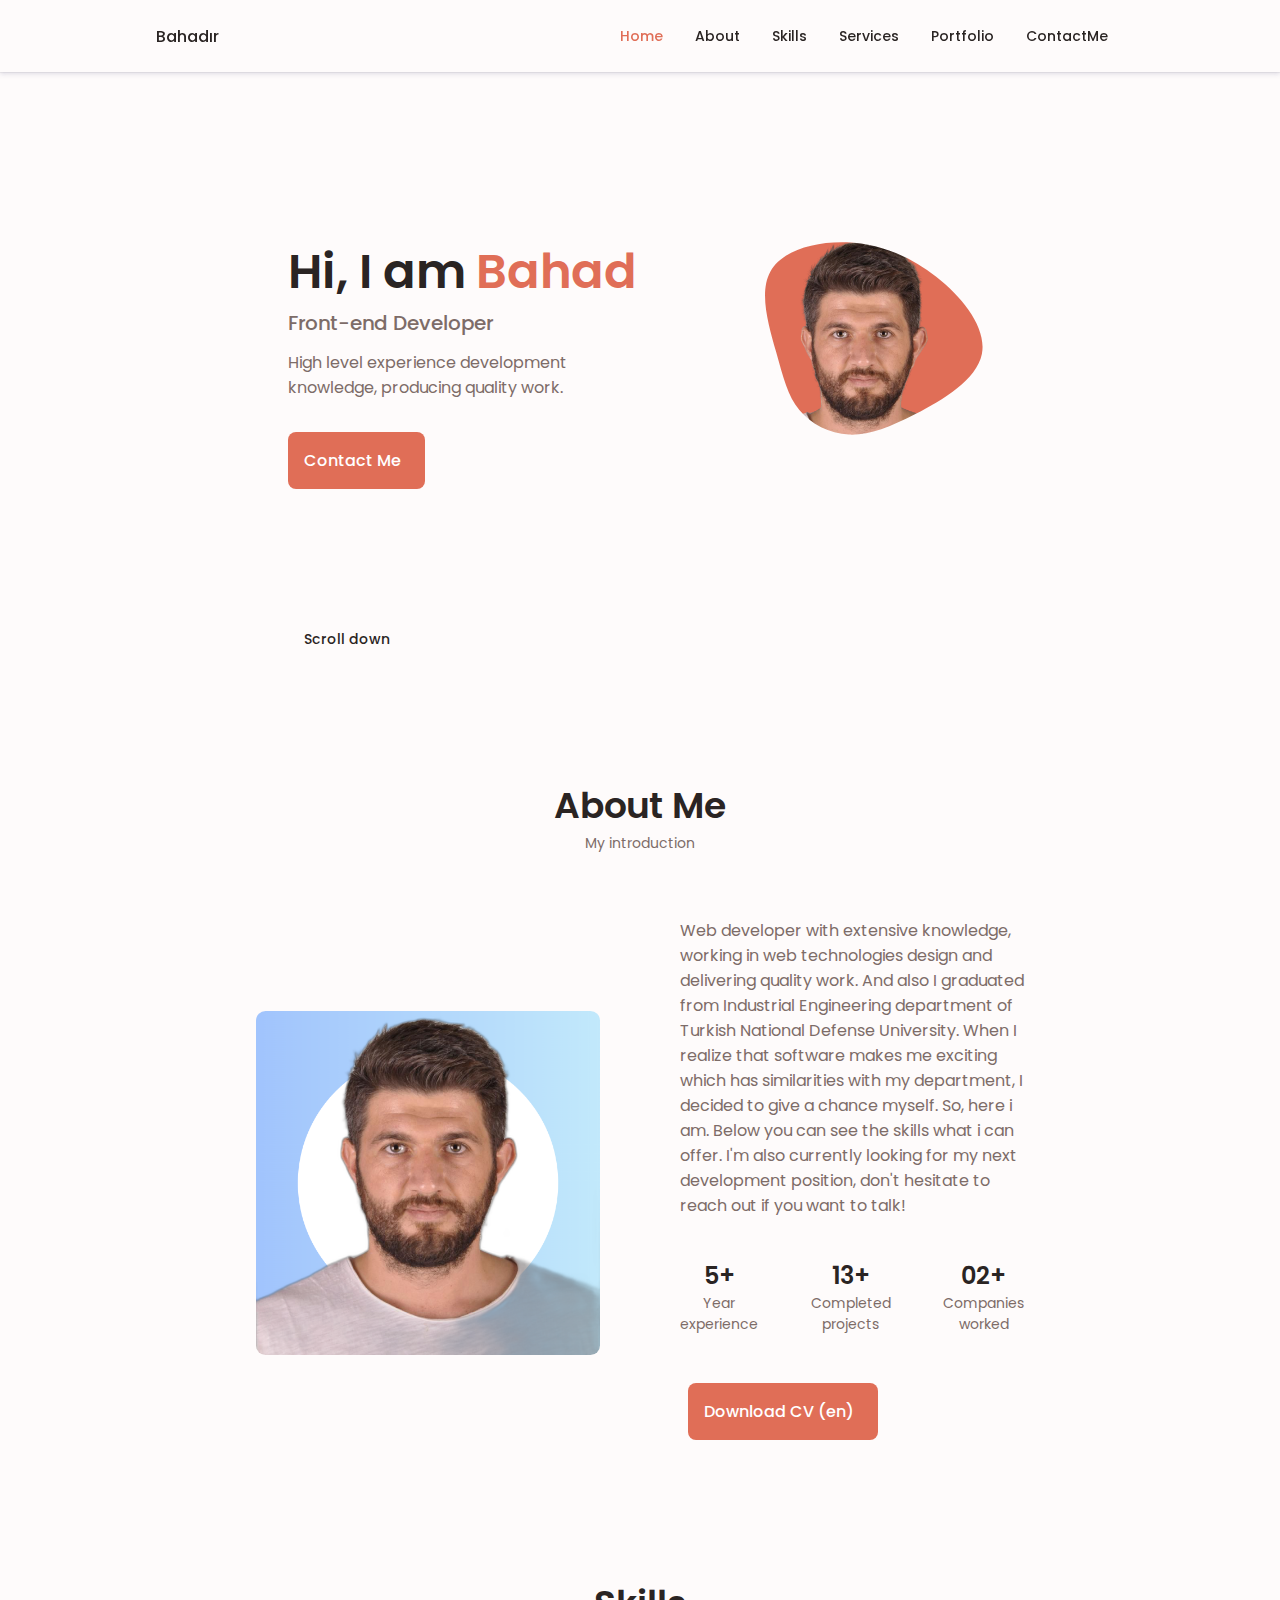
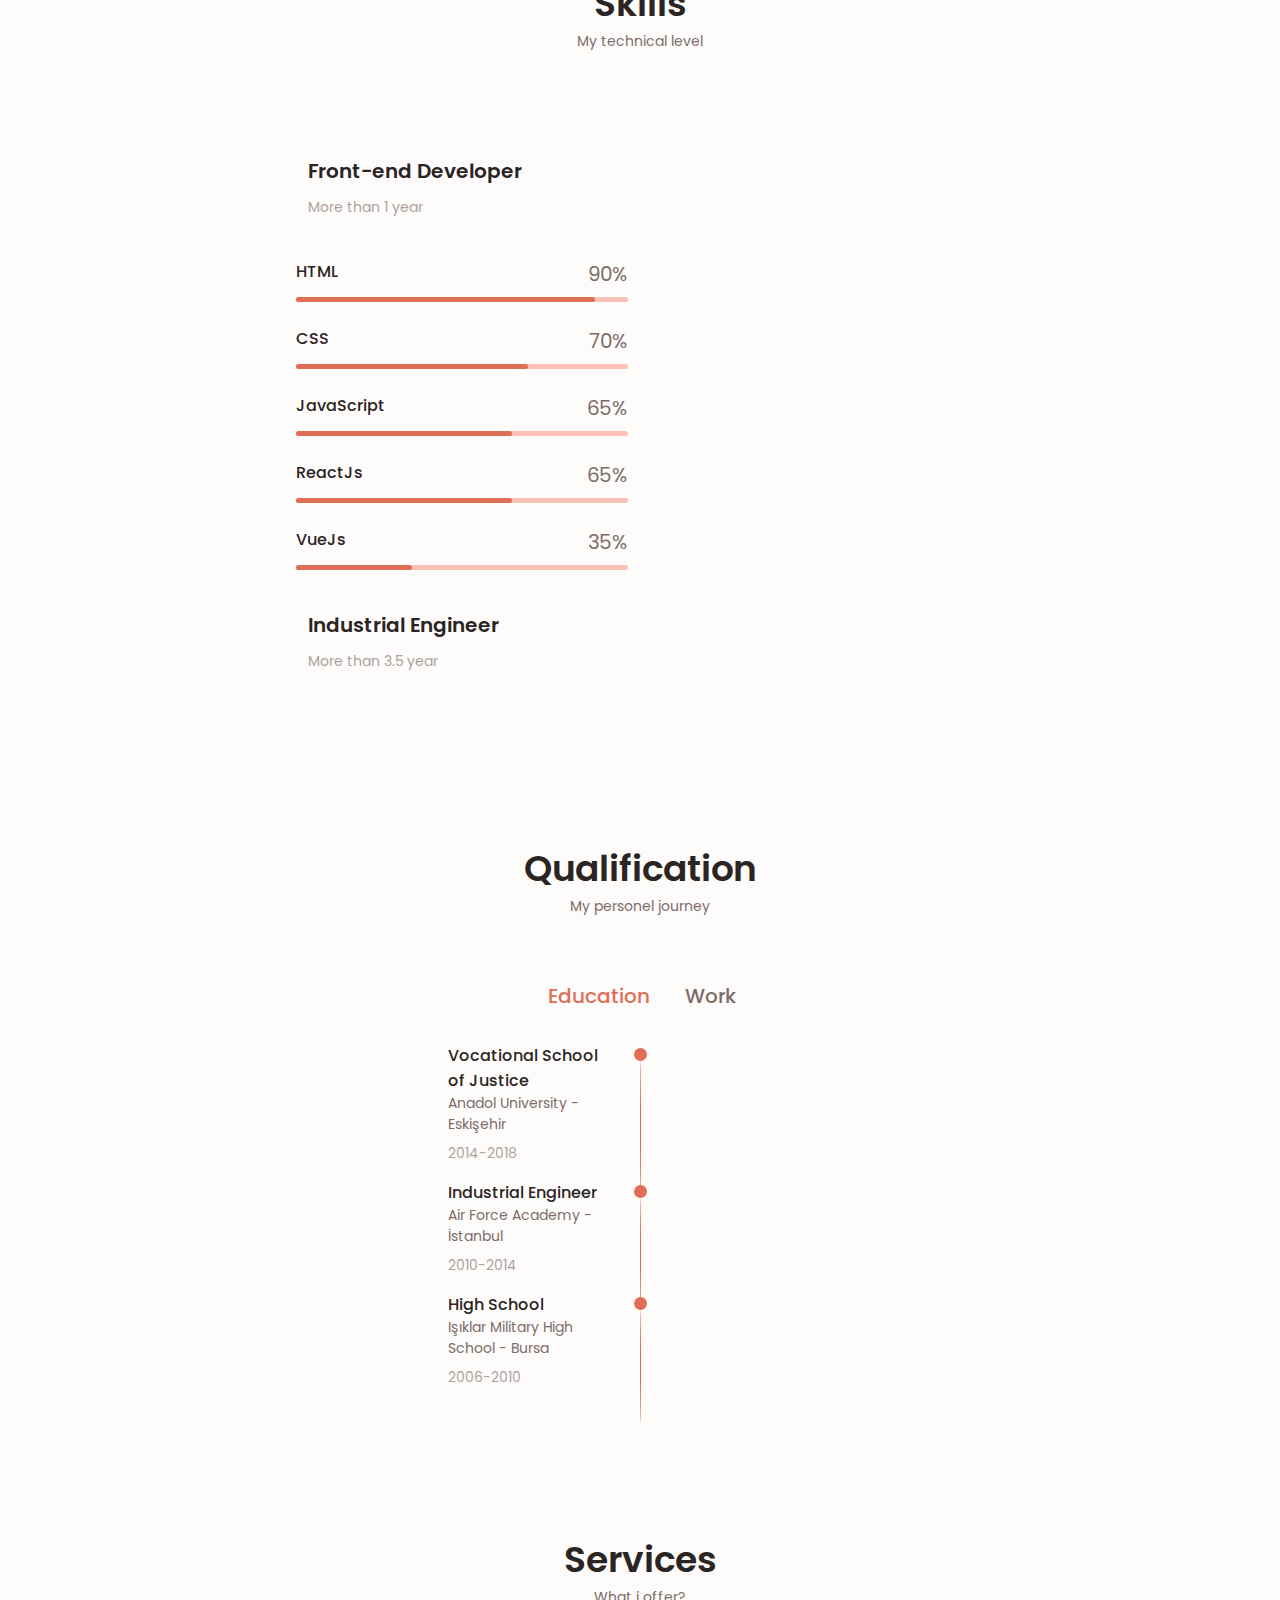
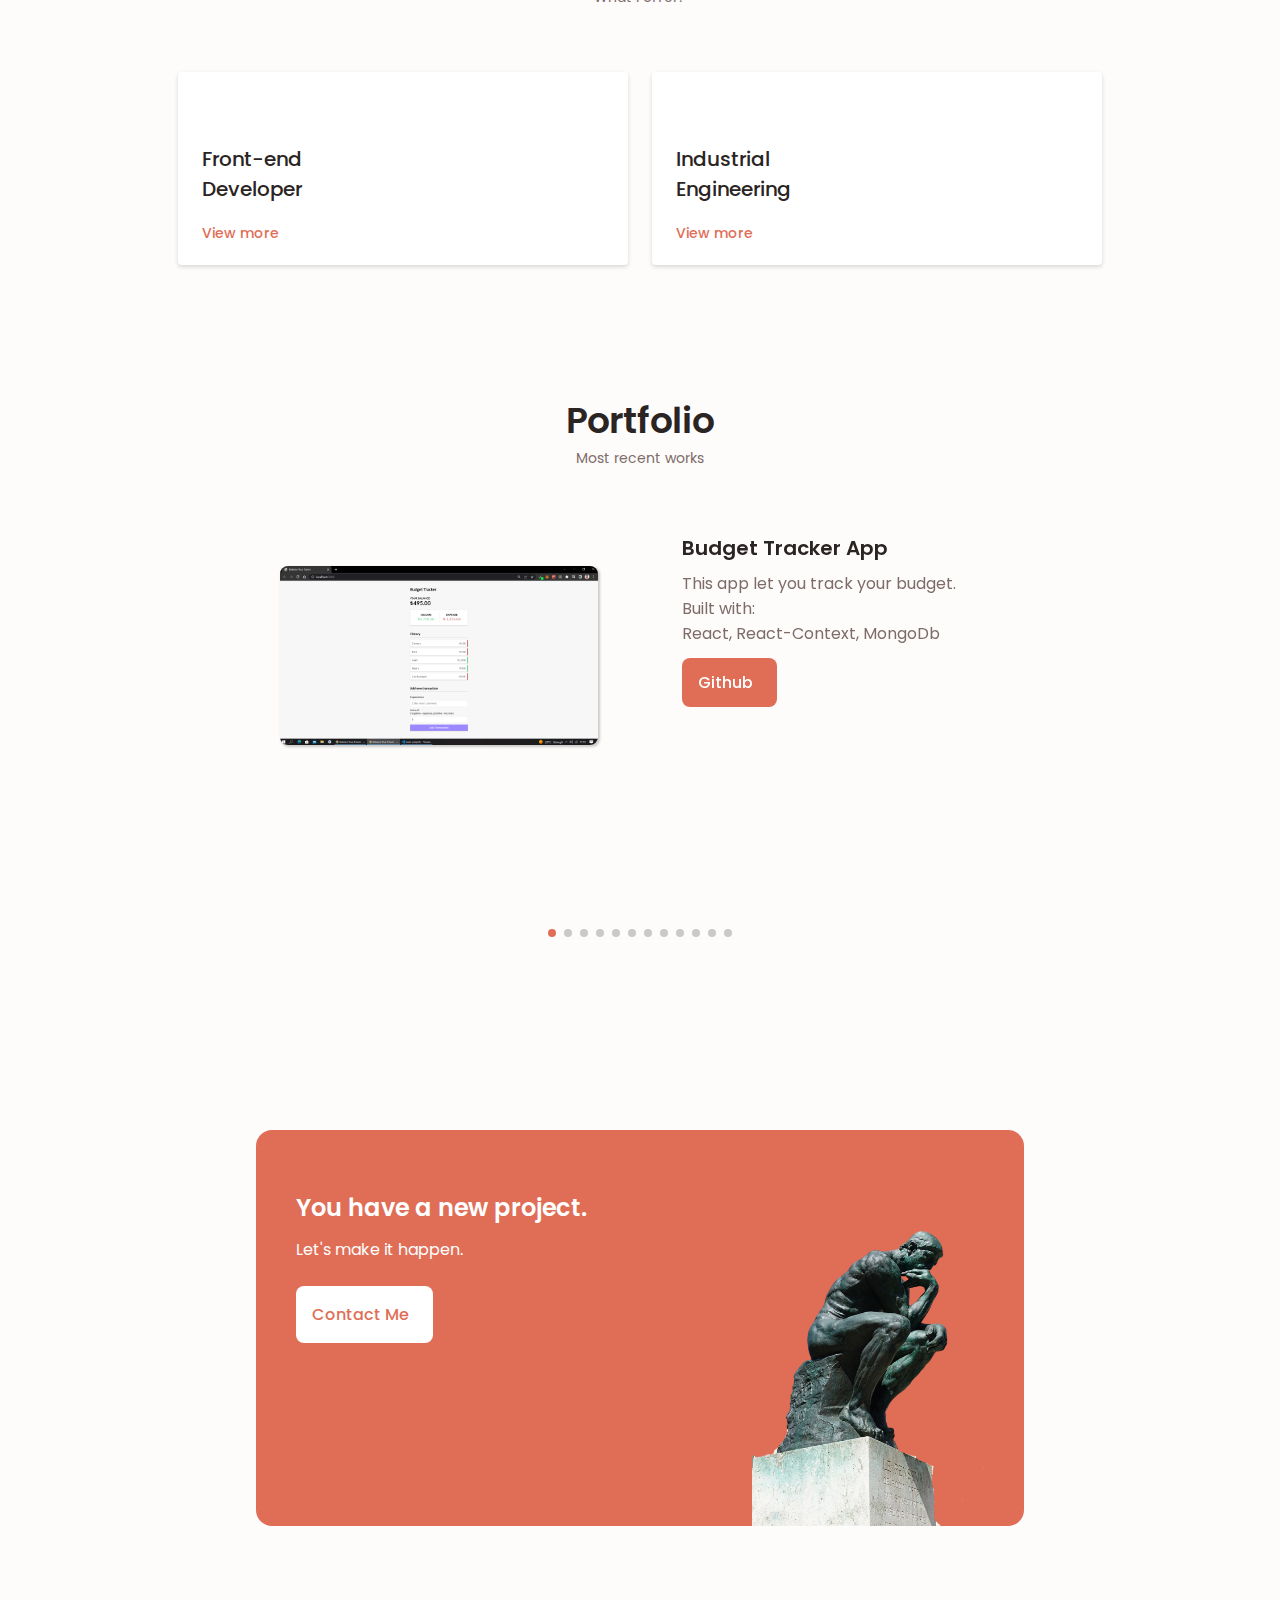
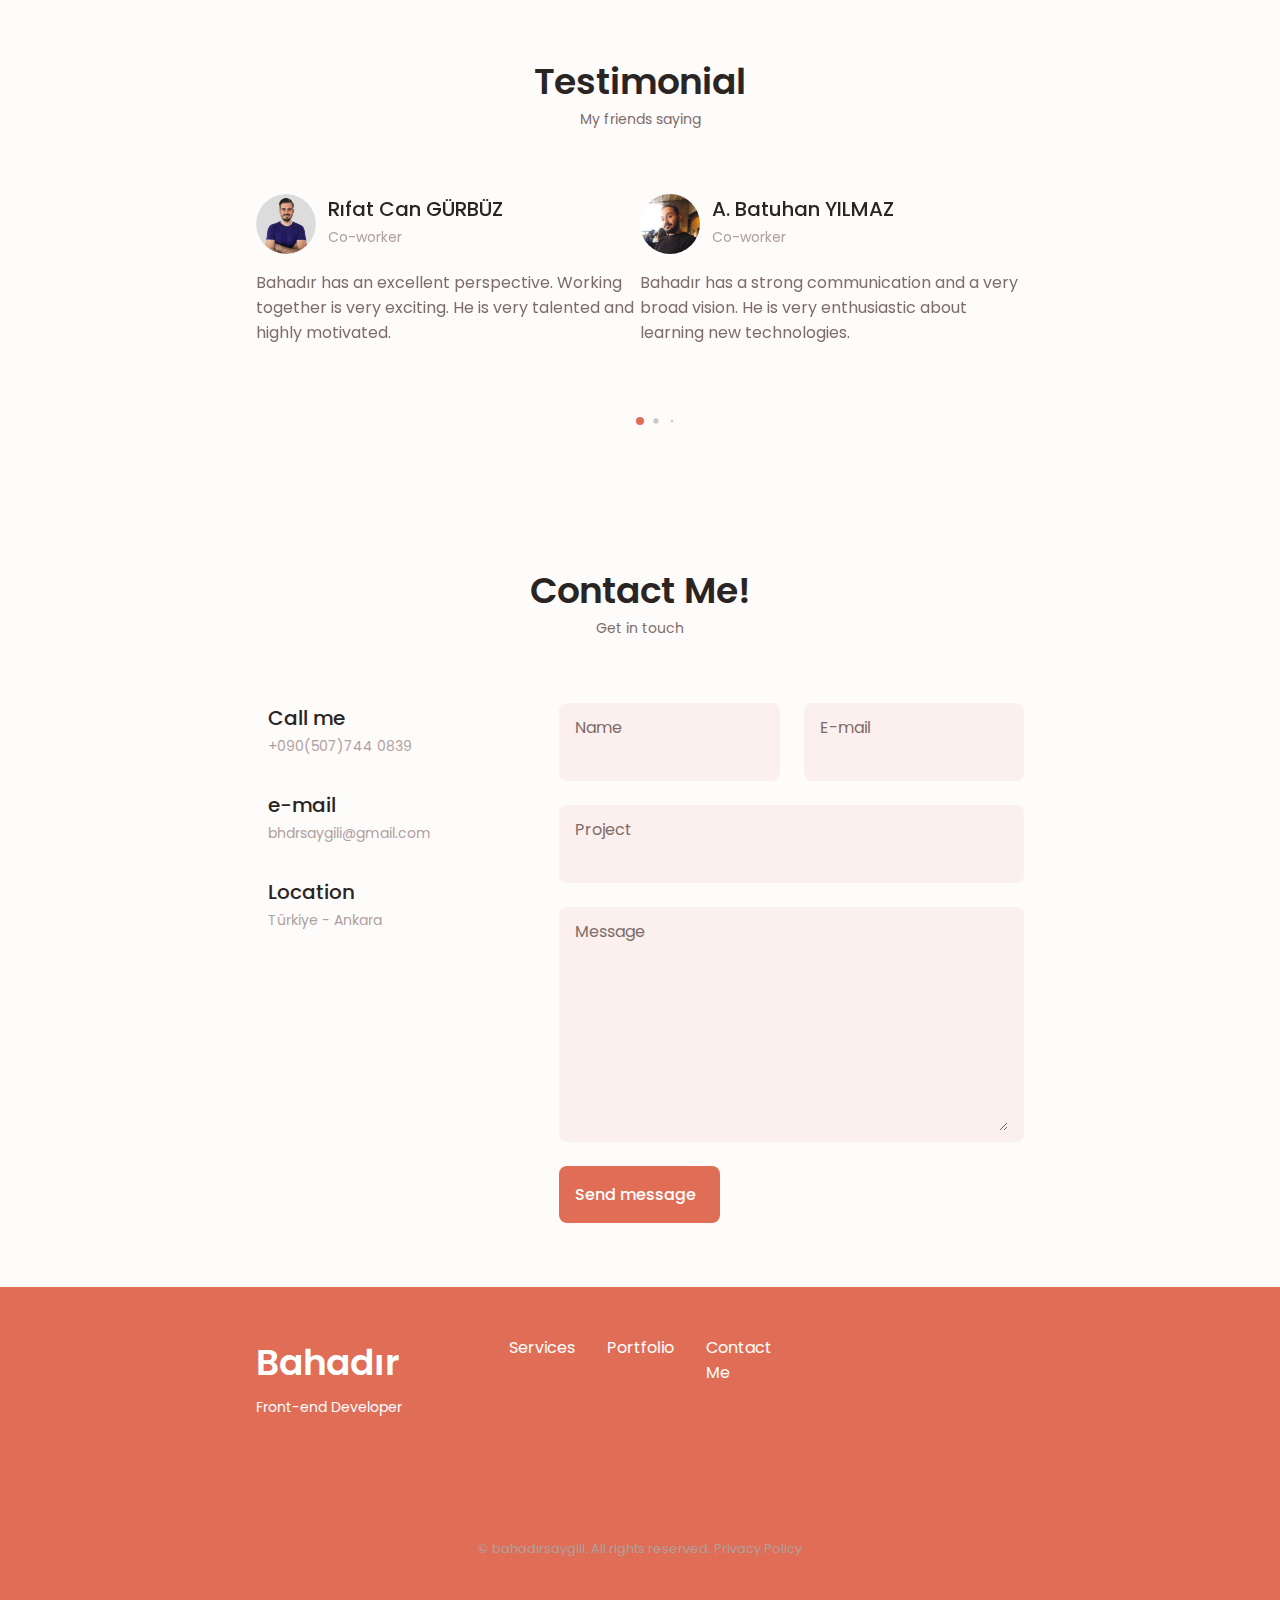
<file: index.html>
<!DOCTYPE html>
<html lang="en">
  <head>
    <!-- meta tags -->
    <meta charset="UTF-8" />
    <meta http-equiv="X-UA-Compatible" content="IE=edge" />
    <meta name="viewport" content="width=device-width, initial-scale=1.0" />
    <meta name="author" content="Bahadır Saygılı">
    <meta name="description" content="Bahadır Saygılı's personal portfolio site.">
    <meta name="keywords" content="portfolio, Front-end, web development, React, JavaScript">

    <!-- favicon -->
    <link rel="apple-touch-icon" sizes="180x180" href="assets/favico/apple-touch-icon.png">
    <link rel="icon" type="image/png" sizes="32x32" href="assets/favico/favicon-32x32.png">
    <link rel="icon" type="image/png" sizes="16x16" href="assets/favico/favicon-16x16.png">

    <!-- IconScout Icons Pack -->
    <link
      rel="stylesheet"
      href="https://unicons.iconscout.com/release/v4.0.0/css/line.css"/>

    <!-- Style.css -->
    <link rel="stylesheet" href="/assets/css/style.css" />
    <!-- Swiper CSS -->
    <link rel="stylesheet" href="/assets/css/swiper-bundle.min.css">
    
    <title>Bahadır Saygılı</title>
  </head>
  <body>
    <!-- HEADER! -->
    <header class="header" id="header">
      <nav class="nav container">
        <a href="#" class="nav__logo">Bahadır</a>
        <div class="nav__menu" id="nav-menu">
          <ul class="nav__list grid">
            <li class="nav_item">
              <a href="#home" class="nav__link active-link">
                <i class="uil uil-estate nav__icon"></i>Home</a>
            </li>
            <li class="nav__item">
              <a href="#about" class="nav__link">
                <i class="uil uil-user-square nav__icon"></i>About
              </a>
            </li>
            <li class="nav_item">
              <a href="#skills" class="nav__link">
                <i class="uil uil-file-alt nav__icon"></i>Skills
              </a>
            </li>
            <li class="nav_item">
              <a href="#services" class="nav__link">
                <i class="uil uil-suitcase-alt nav__icon"></i>Services
              </a>
            </li>
            <li class="nav_item">
              <a href="#portfolio" class="nav__link">
                <i class="uil uil-scenery nav__icon"></i>Portfolio
              </a>
            </li>
            <li class="nav_item">
              <a href="#contact" class="nav__link">
                <i class="uil uil-envelopes nav__icon"></i>ContactMe
              </a>
            </li>
          </ul>
          <i class="uil uil-times nav__close" id="nav-close"></i>
        </div>
        <div class="nav__btns">

          <!-- theme change buttons -->
          <i class="uil uil-moon change-theme" id="theme-button"></i>

          <div class="nav__toggle" id="nav-toggle">
            <i class="uil uil-apps"></i>
          </div>
        </div>
      </nav>
    </header>
    <main class="main">
      <!-- HOME -->
      <section class="home section" id="home">
        <div class="home__container container grid">
          <div class="home__content grid">
            <div class="home__social grid">
              <a
                href="https://www.linkedin.com/in/bahadir-saygili/"
                target="_blank"
                class="home__social-icon"
                ><i class="uil uil-linkedin"></i
              ></a>
              <a
                href="https://github.com/bsaygili"
                class="home__social-icon"
                target="_blank"
                ><i class="uil uil-github"></i
              ></a>
            </div>
            <div class="home__img">
              <svg
                class="home__blob"
                viewBox="0 0 200 200"
                xmlns="http://www.w3.org/2000/svg"
              >
                <mask id="mask0" mask-type="alpha">
                  <path
                    fill="#8A3FFC"
                    d="M50.4,-47C65.9,-34.9,79.4,-17.4,76.5,-2.9C73.6,11.7,54.3,23.3,38.8,31.3C23.3,39.3,11.7,43.7,0.5,43.2C-10.6,42.7,-21.2,37.2,-27.8,29.2C-34.4,21.2,-37,10.6,-41.1,-4.1C-45.3,-18.9,-51,-37.8,-44.4,-49.9C-37.8,-62,-18.9,-67.4,-0.7,-66.7C17.4,-66,34.9,-59.2,50.4,-47Z"
                    transform="translate(100 100)"
                  />
                </mask>
                <g mask="url(#mask0)">
                  <path
                    d="M190.312 36.4879C206.582 62.1187 201.309 102.826 182.328 134.186C163.346 
                    165.547 130.807 187.559 100.226 186.353C69.6454 185.297 41.0228 161.023 21.7403 
                    129.362C2.45775 97.8511 -7.48481 59.1033 6.67581 34.5279C20.9871 10.1032 59.7028 
                    -0.149132 97.9666 0.00163737C136.23 0.303176 174.193 10.857 190.312 36.4879Z"
                  />
                  <image
                    class="home__blob-img"
                    x="38"
                    y="15"
                    href="assets/images/profile/profilpic-rbg.png"
                  />
                </g>
              </svg>
            </div>
            <div class="home__data">
              <h1 class="home__title">Hi, I am
                <span 
                class="text-rotate" 
                data-period="200" 
                data-rotate='[ "Bahadır.", "a Front-end Developer.", "an Industrial Engineer." ]'>
              </span>
              </h1>
              <h3 class="home__subtitle">Front-end Developer</h3>
              <p class="home__description">
                High level experience development knowledge, producing quality
                work.
              </p>
              <a href="#contact" class="button button--flex">
                Contact Me <i class="uil uil-message button__icon"></i
              ></a>
            </div>
          </div>
          <div class="home__scroll">
            <a href="#about" class="home__scroll-button button--flex"
              ><i class="uil uil-mouse-alt-2 home__scroll-mouse"></i>
              <span class="home__scroll-name">Scroll down</span>
              <i class="uil uil-arrow-down home__scroll-arrow"></i
            ></a>
          </div>
        </div>
      </section>
      <!-- ABOUTME -->
      <section class="about section" id="about">
        <h2 class="section__title">About Me</h2>
        <span class="section__subtitle">My introduction</span>
        <div class="about__container container grid">
          <img
            src="assets/images/profile/profile-pic (1).png"
            alt=""
            class="about__img"
          />
          <div class="about__data">
            <p class="about__description">
              Web developer with extensive knowledge, working in web
              technologies design and delivering quality work. And also I graduated from Industrial Engineering department of Turkish National Defense University. When I realize that software makes me exciting which has similarities with my department, I decided to give a chance myself. So, here i am. Below you can see the skills what i can offer. I'm also currently looking for my next development position, don't hesitate to reach out if you want to talk!
            </p>
            <div class="about__info">
              <div>
                <span id="experience_year" class="about__info-title"></span>
                <span class="about__info-name"
                  >Year <br />
                  experience</span
                >
              </div>
              <div>
                <span class="about__info-title">13+</span>
                <span class="about__info-name"
                  >Completed <br />
                  projects</span
                >
              </div>
              <div>
                <span class="about__info-title">02+</span>
                <span class="about__info-name"
                  >Companies <br />
                  worked</span
                >
              </div>
            </div>
            <div class="about__buttons">
              <a
                download=""
                href="assets/pdf/bahadir_saygili.pdf"
                class="button button--flex about__button"
              >
                Download CV (en)
                <i class="uil uil-file-download button__icon"></i>
              </a> 
            </div>
            
          </div>
        </div>
      </section>
      <!-- SKILLS -->
      <section class="skilss section" id="skills">
        <h2 class="section__title">Skills</h2>
        <span class="section__subtitle">My technical level</span>
        <div class="skills__container container grid">
          <div>
            <!-- skill01 -->
            <div class="skills__content skills__open">
              <div class="skills__header">
                <i class="uil uil-brackets-curly skills__icon"></i>
                <div>
                  <h1 class="skills__title">Front-end Developer</h1>
                  <span class="skills__subtitle">More than 1 year</span>
                </div>
                <i class="uil uil-angle-double-down skills__arrow"></i>
              </div>
              <div class="skills__list grid">
                <div class="skills__data">
                  <div class="skills__title">
                    <h3 class="skills__name">HTML</h3>
                    <span class="skills__number">90%</span>
                  </div>
                  <div class="skills__bar">
                    <span class="skills__percentage skills__html"></span>
                  </div>
                </div>
                <div class="skills__data">
                  <div class="skills__title">
                    <h3 class="skills__name">CSS</h3>
                    <span class="skills__number">70%</span>
                  </div>
                  <div class="skills__bar">
                    <span class="skills__percentage skills__css"></span>
                  </div>
                </div>
                <div class="skills__data">
                  <div class="skills__title">
                    <h3 class="skills__name">JavaScript</h3>
                    <span class="skills__number">65%</span>
                  </div>
                  <div class="skills__bar">
                    <span class="skills__percentage skills__js"></span>
                  </div>
                </div>
                <div class="skills__data">
                  <div class="skills__title">
                    <h3 class="skills__name">ReactJs</h3>
                    <span class="skills__number">65%</span>
                  </div>
                  <div class="skills__bar">
                    <span class="skills__percentage skills__react"></span>
                  </div>
                </div>
                <div class="skills__data">
                  <div class="skills__title">
                    <h3 class="skills__name">VueJs</h3>
                    <span class="skills__number">35%</span>
                  </div>
                  <div class="skills__bar">
                    <span class="skills__percentage skills__vue"></span>
                  </div>
                </div>
              </div>
            </div>
            <!-- skill02 -->
            <div class="skills__content skills__close">
              <div class="skills__header">
                <i class="uil uil-brain skills__icon"></i>
                <div>
                  <h1 class="skills__title">Industrial Engineer</h1>
                  <span class="skills__subtitle">More than 3.5 year</span>
                </div>
                <i class="uil uil-angle-double-down skills__arrow"></i>
              </div>
              <div class="skills__list grid">
                <div class="skills__data">
                  <div class="skills__title">
                    <h3 class="skills__name">Planning</h3>
                    <span class="skills__number">90%</span>
                  </div>
                  <div class="skills__bar">
                    <span class="skills__percentage skills__planning"></span>
                  </div>
                </div>
                <div class="skills__data">
                  <div class="skills__title">
                    <h3 class="skills__name">Production</h3>
                    <span class="skills__number">85%</span>
                  </div>
                  <div class="skills__bar">
                    <span class="skills__percentage skills__production"></span>
                  </div>
                </div>
                <div class="skills__data">
                  <div class="skills__title">
                    <h3 class="skills__name">Staff Management</h3>
                    <span class="skills__number">85%</span>
                  </div>
                  <div class="skills__bar">
                    <span class="skills__percentage skills__staff"></span>
                  </div>
                </div>
                <div class="skills__data">
                  <div class="skills__title">
                    <h3 class="skills__name">Leadership</h3>
                    <span class="skills__number">90%</span>
                  </div>
                  <div class="skills__bar">
                    <span class="skills__percentage skills__leadership"></span>
                  </div>
                </div>
              </div>
            </div>
          </div>
        </div>
      </section>
      <!-- QUALIFICATION -->
      <section class="section qualification">
        <h2 class="section__title">Qualification</h2>
        <span class="section__subtitle">My personel journey</span>
        <div class="qualification__container container">
          <div class="qualification__tabs">
            <div class="qualification__button button--flex qualification__active" data-target="#education">
              <i class="uil uil-graduation-cap qualification__icon"></i>
              Education
            </div>
            <div class="qualification__button button--flex" data-target="#work">
              <i class="uil uil-suitcase qualification__icon"></i>
              Work
            </div>
          </div>
          <div class="qualification__sections">
            <!-- QUALIFICATION CONTENT 1 -->
            <div class="qualification__content qualification__active" data-content id="education">
              <!-- QUALIFICATION 1 -->
              <div class="qualification__data">
                <div>
                  <h3 class="qualification__title">Vocational School of Justice</h3>
                  <span class="qualification__subtitle"><i class="uil uil-balance-scale"></i>Anadol University - Eskişehir </span>
                    <div class="qualification__calender">
                      <i class="uil uil-calendar-alt"></i> 2014-2018
                  </div>
                </div>
                <div>
                  <span class="qualification__rounder"></span>
                  <span class="qualification__line"></span>
                </div>
              </div>
              <!-- QUALIFICATION 2 -->
              <div class="qualification__data">
                <div>
                  <h3 class="qualification__title">Industrial Engineer</h3>
                  <span class="qualification__subtitle"><i class="uil uil-plane"></i> Air Force Academy - İstanbul</span>
                    <div class="qualification__calender">
                      <i class="uil uil-calendar-alt"></i> 2010-2014
                    </div>
                </div>
                <div>
                  <span class="qualification__rounder"></span>
                  <span class="qualification__line"></span>
                </div>
              </div>
              <!-- QUALIFICATION 3 -->
              <div class="qualification__data">
                <div>
                  <h3 class="qualification__title">High School</h3>
                  <span class="qualification__subtitle"><i class="uil uil-fire"></i> Işıklar Military High School - Bursa</span>
                    <div class="qualification__calender">
                      <i class="uil uil-calendar-alt"></i> 2006-2010
                    </div>
                </div>
                <div>
                  <span class="qualification__rounder"></span>
                  <span class="qualification__line"></span>
                </div>
              </div>
            </div>
            <!-- QUALIFICATION CONTENT 2 -->
            <div class="qualification__content" data-content id="work">
              <!-- QUALIFICATION 1 -->
              <div class="qualification__data">
                <div></div>
                <div>
                  <span class="qualification__rounder"></span>
                  <span class="qualification__line"></span>
                </div>
                <div>
                  <h3 class="qualification__title">Freelance Front-end Developer </h3>
                  <span class="qualification__subtitle">Fanus Media - İzmir</span>
                    <div class="qualification__calender">
                      <i class="uil uil-calendar-alt"></i> 2021-2022
                    </div> 
                </div>
                
              </div>
              <!-- QUALIFICATION 2 -->
              <div class="qualification__data">
                <div></div>
                <div>
                  <span class="qualification__rounder"></span>
                  <span class="qualification__line"></span>
                </div>

                <div>
                  <h3 class="qualification__title">Planning and Production Engineer</h3>
                  <span class="qualification__subtitle"
                    >Balçık Heating Elements -
                    Ankara</span
                  >
                  <div class="qualification__calender">
                    <i class="uil uil-calendar-alt"></i> 2018-2022
                  </div>
                </div>
              </div>
              <!-- QUALIFICATION 3 -->
              <div class="qualification__data">
                <div></div>
                <div>
                  <span class="qualification__rounder"></span>
                  <!-- <span class="qualification__line"></span> -->
                </div>

                <div>
                  <h3 class="qualification__title">Interceptor Controller</h3>
                  <span class="qualification__subtitle"
                    >Turkish Air Force -
                    Konya</span
                  >
                  <div class="qualification__calender">
                    <i class="uil uil-calendar-alt"></i> 2014-2018
                  </div>
                </div>
              </div>
          </div>
        </div>
      </section>
      <!-- SERVICES -->
      <section class="services section" id="services">
         <h2 class="section__title">Services</h2>
         <span class="section__subtitle">What i offer?</span>
         <div class="services__container container grid">
          <!-- SERVICES 01 -->
          <div class="services__content">
            <div>
              <i class="uil uil-arrow services__icon"></i>
              <h3 class="services__title">Front-end <br/> Developer</h3>
            </div>
            <span class="button button--flex button--small button--link services__button">View more <i class="uil uil-angle-double-right button__icon"></i></span>
            <div class="services__modal">
              <div class="services__modal-content">
                <h4 class="services__modal-title">
                  Front-end <br/> Developer
                </h4>
                <i class="uil uil-times services__modal-close"></i>
                <ul class="services__modal-services grid">
                  <li class="services__modal-service">
                    <i class="uil uil-check services__modal-icon"></i>
                    <p>Optimize applications for maximum speed.</p>
                  </li>
                  <li class="services__modal-service">
                    <i class="uil uil-check services__modal-icon"></i>
                    <p>Design mobile-based features.</p>
                  </li>
                  <li class="services__modal-service">
                    <i class="uil uil-check services__modal-icon"></i>
                    <p>Collaborate with back-end developers and web designers to improve usability.</p>
                  </li>
                  <li class="services__modal-service">
                    <i class="uil uil-check services__modal-icon"></i>
                    <p>Stay up-to-date on emerging technologies.</p>
                  </li>
                </ul>
              </div>
            </div>
          </div>
          <!-- SERVICES 02 -->
          <div class="services__content">
            <div>
              <i class="uil uil-head-side services__icon"></i>
              <h3 class="services__title">Industrial <br/> Engineering</h3>
            </div>
            <span class="button button--flex button--small button--link services__button">View more <i class="uil uil-angle-double-right button__icon"></i></span>
            <div class="services__modal">
              <div class="services__modal-content">
                <h4 class="services__modal-title">
                  Industrial <br/> Engineering
                </h4>
                <i class="uil uil-times services__modal-close"></i>
                <ul class="services__modal-services grid">
                  <li class="services__modal-service">
                    <i class="uil uil-check services__modal-icon"></i>
                    <p>Having assimilated the concept of CRM, prone to teamwork</p>
                  </li>
                  <li class="services__modal-service">
                    <i class="uil uil-check services__modal-icon"></i>
                    <p>High Communication Skills, result oriented and problem solving ability</p>
                  </li>
                  <li class="services__modal-service">
                    <i class="uil uil-check services__modal-icon"></i>
                    <p>Having the ability to use computers and programs, read technical drawings, prepare and present presentations</p>
                  </li>
                  <li class="services__modal-service">
                    <i class="uil uil-check services__modal-icon"></i>
                    <p>Basic AutoCad knowledge (can be developed)</p>
                  </li>
                </ul>
              </div>
            </div>
          </div>
         </div> 
      </section>
      <!-- PORTFOLIO -->
      <section class="portfolio section" id="portfolio">
        <h2 class="section__title">Portfolio</h2>
        <span class="section__subtitle">Most recent works</span>
        <div class="portfolio__container container swiper">
          <div class="swiper-wrapper">
            <!-- PORTFOLIO 1 -->
            <div class="portfolio__content grid swiper-slide">
              <img src="assets/images/portfolio/budgettracker.png" alt="Budget Tracker" class="portfolio__img">
              <!-- buraya resim gelecek -->
              <div class="portfolio__data">
                <h3 class="portfolio__title">Budget Tracker App</h3>
                <p class="portfolio__description">This app let you track your budget. <br> Built with: <br/> React, React-Context, MongoDb 
                </p>
                <a href="https://github.com/bsaygili/budget-tracker-app" target="_blank" class="button button--flex button--small portfolio__button">Github<i class="uil uil-github button__icon"></i></a>
              </div>
            </div>
            <!-- PORTFOLIO 2 -->
            <div class="portfolio__content grid swiper-slide">
              <img src="assets/images/portfolio/ihmg-health-company.png" alt="IHMG Website" class="portfolio__img">
              <!-- buraya resim gelecek -->
              <div class="portfolio__data">
                <h3 class="portfolio__title">IHMG Health Co.</h3>
                <p class="portfolio__description">This website for health company and includes videos for background. It has about, projects, solutions sections. <br>Built with: <br>
                React, JavaScript, HTML, CSS</p>
                <a href="#" class="button button--flex button--small portfolio__button">Github<i class="uil uil-github button__icon"></i></a>
              </div>
            </div>
            <!-- PORTFOLIO 3 -->
            <div class="portfolio__content grid swiper-slide">
              <img src="assets/images/portfolio/stream-app.gif" alt="Stream-Live App" class="portfolio__img">
              <!-- buraya resim gelecek -->
              <div class="portfolio__data">
                <h3 class="portfolio__title">Gamer Broadcast App</h3>
                <p class="portfolio__description">It is a live broadcast application. Users can regiser with google account. Registered users can watch stream or open to live stream. Besides users can add, edit or delete their streams. <br> Built with: <br> React, React-Redux, HTML, JavaScript, Semantic-UI, OBS (Open Broadcaster Software), Google Auth.</p>
                <a href="https://github.com/bsaygili/broad_cast-app" class="button button--flex button--small portfolio__button">Github<i class="uil uil-github button__icon"></i></a>
              </div>
            </div>
            <!-- PORTFOLIO 4 -->
            <div class="portfolio__content grid swiper-slide">
              <img src="assets/images/portfolio/search-video-app.png" alt="Youtube Video Search App" class="portfolio__img">
              <!-- buraya resim gelecek -->
              <div class="portfolio__data">
                <h3 class="portfolio__title">Video Search on Youtube</h3>
                <p class="portfolio__description">Website adaptable to all devices. A tinny application for searching videos on youtube. This app let you look for videos and to list that has five items. Vidoes come from youtube and also you can watch, play or pause it. <br> Built with: <br> HTML, CSS, Javascript, React, React-Hooks, Semantic-UI, Youtube-Api.</p>
                <a href="https://github.com/bsaygili/youtube-search-react-app" class="button button--flex button--small portfolio__button">Github<i class="uil uil-github button__icon"></i></a>
                <a href="https://searchvideoonyt.netlify.app/" target="_blank" class="button button--flex button--small portfolio__button">Live Demo<i class="uil uil-globe button__icon"></i></a>
              </div>
            </div>
            <!-- PORTFOLIO 5 -->
            <div class="portfolio__content grid swiper-slide">
              <img src="assets/images/portfolio/search-images-app.png" alt="Search Images" class="portfolio__img">
              <!-- buraya resim gelecek -->
              <div class="portfolio__data">
                <h3 class="portfolio__title">Image Search on unsplash.com</h3>
                <p class="portfolio__description">A little application for searching pictures on unsplash.com. This app let you look for pictures and to list that has ten items. Images come from unsplash.  <br> Built with: <br> HTML, CSS, Javascript, React, Semantic-UI, unsplash-api.
                </p>
                <a href="https://github.com/bsaygili/search-images-app" target="_blank" class="button button--flex button--small portfolio__button">Github<i class="uil uil-github button__icon"></i></a>
                <a href="https://imagesearchunsplash.netlify.app/" target="_blank" class="button button--flex button--small portfolio__button">Live Demo<i class="uil uil-globe button__icon"></i></a>
              </div>
            </div>
            <!-- PORTFOLIO 6 -->
            <div class="portfolio__content grid swiper-slide">
              <img src="assets/images/portfolio/cyber-security-dashboard.png" alt="Wallids Cyber Security" class="portfolio__img">
              <!-- buraya resim gelecek -->
              <div class="portfolio__data">
                <h3 class="portfolio__title">DashBoard - Cyber Securtiy Admin Panel</h3>
                <p class="portfolio__description">A dashboard is for admin who tracks cyber attacks from unknown sources. User can easily understand data from graphics and can be classified according to their security level. <br> Built with: <br> React, Material-UI, ReactCharts, Javascript, HTML, CSS.
                </p>
                <a href="https://github.com/bsaygili/wallids-dashboard" class="button button--flex button--small portfolio__button">Github<i class="uil uil-github button__icon"></i></a>
              </div>
            </div>
            <!-- PORTFOLIO 7 -->
            <div class="portfolio__content grid swiper-slide">
              <img src="assets/images/portfolio/weather-forecast-extension.png" alt="Weather Forecast Extension" class="portfolio__img">
              <!-- buraya resim gelecek -->
              <div class="portfolio__data">
                <h3 class="portfolio__title">Chrome Extension: Daily Weather Forecast</h3>
                <p class="portfolio__description">I developed a Chrome extension. It shows the daily weather conditions according to the entered city name. I had a lot of fun coding.
                  <br> Built with: <br>Javascript, HTML, CSS, OpenWeatherMap Api
                </p>
                <a href="https://github.com/bsaygili/weather-forecast-chrome-extensions" class="button button--flex button--small portfolio__button">Github<i class="uil uil-github button__icon"></i></a>
              </div>
            </div>
            <!-- PORTFOLIO 8 -->
            <div class="portfolio__content grid swiper-slide">
              <img src="assets/images/portfolio/weather-forecast.png" alt="Weather Forecast" class="portfolio__img">
              <!-- buraya resim gelecek -->
              <div class="portfolio__data">
                <h3 class="portfolio__title">Daily Weather Forecast</h3>
                <p class="portfolio__description">I developed a weather forecast application. It shows the daily weather conditions according to the entered city name.
                  <br> Built with: <br>React, Javascript, HTML, CSS, OpenWeatherMap Api
                </p>
                <a href="https://github.com/bsaygili/weather-forecast-app" class="button button--flex button--small portfolio__button">Github<i class="uil uil-github button__icon"></i></a>
                <a href="https://dailyweatherforecast.netlify.app/" target="_blank" class="button button--flex button--small portfolio__button">Live Demo<i class="uil uil-globe button__icon"></i></a>
              </div>
            </div>
            <!-- PORTFOLIO 9 -->
            <div class="portfolio__content grid swiper-slide">
              <img src="assets/images/portfolio/starbucks-clone-css.png" alt="Starbucks Clone" class="portfolio__img">
              <!-- buraya resim gelecek -->
              <div class="portfolio__data">
                <h3 class="portfolio__title">Starbuks CSS Clone</h3>
                <p class="portfolio__description">
                  In this project, i try to develop my responsive design and CSS habits. Firstly, i watch tutorials and than close it. So, i am coding myself entire project.
                  <br> Built with: <br>Javascript, HTML, CSS.
                </p>
                <a href="https://github.com/bsaygili/starbucks-clone" class="button button--flex button--small portfolio__button">Github<i class="uil uil-github button__icon"></i></a>
              </div>
            </div>
            <!-- PORTFOLIO 10 -->
            <div class="portfolio__content grid swiper-slide">
              <img src="assets/images/portfolio/qr-code-genarator.png" alt="QR Code Generator" class="portfolio__img">
              <!-- buraya resim gelecek -->
              <div class="portfolio__data">
                <h3 class="portfolio__title">QR Code Generator</h3>
                <p class="portfolio__description">In this project,
                  user enter text or URL. And application convert  QR Code using qr Code generator api.  Very basic application but it helps me to how to access api or to handle api-request without axios.
                  Bonus: i build extension which is usable from github(download extension-pack). Enjoy it!
                  <br> Built with: <br>React, javascript, HTML, CSS,
                </p>
                <a href="https://github.com/bsaygili/qrCode-generator-app_and_extension" class="button button--flex button--small portfolio__button">Github<i class="uil uil-github button__icon"></i></a>
              </div>
            </div>
            <!-- PORTFOLIO 1 -->
            <div class="portfolio__content grid swiper-slide">
              <img src="assets/images/portfolio/home-library.png" alt="My Home Library" class="portfolio__img">
              <!-- buraya resim gelecek -->
              <div class="portfolio__data">
                <h3 class="portfolio__title">My Home Library</h3>
                <p class="portfolio__description">this project shows a Library to user and makes a get-request from example-data API. On the oher hand this app allows to user add or remove books to/from favorites list.
                  <br> Built with: <br>React, axios, javascript, HTML, CSS,
                </p>
                <a href="https://github.com/bsaygili/home-library-app" class="button button--flex button--small portfolio__button">Github<i class="uil uil-github button__icon"></i></a>
              </div>
            </div>
            <!-- PORTFOLIO 12 -->
            <div class="portfolio__content grid swiper-slide">
              <img src="assets/images/portfolio/portfolio-3.jfif" alt="" class="portfolio__img">
              <!-- buraya resim gelecek -->
              <div class="portfolio__data">
                <h3 class="portfolio__title">E-commerce Website</h3>
                <p class="portfolio__description">Website adaptable to all devices, with ui components and animated interactions</p>
                <a href="#" class="button button--flex button--small portfolio__button">Github<i class="uil uil-github button__icon"></i></a>
              </div>
            </div>
          </div>
          <div class="swiper-button-next">
            <i class="uil uil-angle-right-b swiper-portfolio-icon"></i>
          </div>
          <div class="swiper-button-prev">
            <i class="uil uil-angle-left-b swiper-portfolio-icon"></i>
          </div>
          <div class="swiper-pagination"></div>

        </div>
      </section>
      <!-- PROJECTS -->
      <section class="project section">
        <div class="project__bg">
           <div class="project__container container grid">
            <div class="project__data">
              <h2 class="project__title">You have a new project.</h2>
              <p class="project__description">Let's make it happen.</p>
              <a href="#contact" class="button button--flex button--white">
                Contact Me
                <i class="uil uil-message project__icon button__icon"></i>
              </a>
            </div>
            <img src="/assets/images/profile/project-1.png" alt="By CrisNYCa - Own work, CC BY-SA 4.0, https://commons.wikimedia.org/w/index.php?curid=94532194" class="project__img">
           </div>
        </div>
      </section>
      <!-- TESTIMONIAL -->
      <section class="testimonial section">
        <h2 class="section__title">Testimonial</h2>
        <span class="section__subtitle">My friends saying</span>
        <div class="testimonial__container container swiper">
          <div class="swiper-wrapper">
            <!--TESTIMONIAL 01  -->
            <div class="testimonial__content swiper-slide">
              <div class="testimonial__data">
                <div class="testimonial__header">
                  <img src="/assets/images//friends/rifatcangurbuz.jfif" alt="" class="testimonial__img">
                  <div>
                    <h3 class="testimonial__name">Rıfat Can GÜRBÜZ</h3>
                    <span class="testimonial__client">Co-worker</span>
                  </div>
                </div>
                <div>
                  <i class="uil uil-star testimonial__icon-star"></i>
                  <i class="uil uil-star testimonial__icon-star"></i>
                  <i class="uil uil-star testimonial__icon-star"></i>
                  <i class="uil uil-star testimonial__icon-star"></i>
                  <i class="uil uil-star testimonial__icon-star"></i>
                </div>
              </div>
              <p class="testimonial__description">Bahadır has an excellent perspective. Working together is very exciting. He is very talented and highly motivated.</p>
            </div>
            <!--TESTIMONIAL 02  -->
            <div class="testimonial__content swiper-slide">
              <div class="testimonial__data">
                <div class="testimonial__header">
                  <img src="/assets/images/friends/batuhanyilmaz.jfif" alt="" class="testimonial__img">
                  <div>
                    <h3 class="testimonial__name">A. Batuhan YILMAZ</h3>
                    <span class="testimonial__client">Co-worker</span>
                  </div>
                </div>
                <div>
                  <i class="uil uil-star testimonial__icon-star"></i>
                  <i class="uil uil-star testimonial__icon-star"></i>
                  <i class="uil uil-star testimonial__icon-star"></i>
                  <i class="uil uil-star testimonial__icon-star"></i>
                  <i class="uil uil-star testimonial__icon-star"></i>
                </div>
              </div>
              <p class="testimonial__description">Bahadır has a strong communication and a very broad vision. He is very enthusiastic about learning new technologies.</p>
            </div>
            <!--TESTIMONIAL 03  -->
            <div class="testimonial__content swiper-slide">
              <div class="testimonial__data">
                <div class="testimonial__header">
                  <img src="/assets/images/friends/bugracelikcan.jfif" alt="" class="testimonial__img">
                  <div>
                    <h3 class="testimonial__name">Buğra ÇELİKCAN</h3>
                    <span class="testimonial__client">Co-worker</span>
                  </div>
                </div>
                <div>
                  <i class="uil uil-star testimonial__icon-star"></i>
                  <i class="uil uil-star testimonial__icon-star"></i>
                  <i class="uil uil-star testimonial__icon-star"></i>
                  <i class="uil uil-star testimonial__icon-star"></i>
                  <i class="uil uil-star testimonial__icon-star"></i>
                </div>
              </div>
              <p class="testimonial__description">Bahadır has an endless energy. He is a person who always obeys the rules in his work. Working hours are just numbers for him.</p>
            </div>
            <!--TESTIMONIAL 04  -->
            <div class="testimonial__content swiper-slide">
              <div class="testimonial__data">
                <div class="testimonial__header">
                  <img src="/assets/images/friends/burakcelik.jfif" alt="" class="testimonial__img">
                  <div>
                    <h3 class="testimonial__name">Burak ÇELİK</h3>
                    <span class="testimonial__client">Co-worker</span>
                  </div>
                </div>
                <div>
                  <i class="uil uil-star testimonial__icon-star"></i>
                  <i class="uil uil-star testimonial__icon-star"></i>
                  <i class="uil uil-star testimonial__icon-star"></i>
                  <i class="uil uil-star testimonial__icon-star"></i>
                  <i class="uil uil-star testimonial__icon-star"></i>
                </div>
              </div>
              <p class="testimonial__description">Bahadır has a different perspective on design. Someone who writes Javascript with passion. Coding is not just a job for him, it's a dedication.</p>
            </div>
            <!--TESTIMONIAL 05  -->
            <div class="testimonial__content swiper-slide">
              <div class="testimonial__data">
                <div class="testimonial__header">
                  <img src="/assets/images/friends/oguzkocalar.jfif" alt="" class="testimonial__img">
                  <div>
                    <h3 class="testimonial__name">Oğuz KOCALAR</h3>
                    <span class="testimonial__client">Co-worker</span>
                  </div>
                </div>
                <div>
                  <i class="uil uil-star testimonial__icon-star"></i>
                  <i class="uil uil-star testimonial__icon-star"></i>
                  <i class="uil uil-star testimonial__icon-star"></i>
                  <i class="uil uil-star testimonial__icon-star"></i>
                  <i class="uil uil-star testimonial__icon-star"></i>
                </div>
              </div>
              <p class="testimonial__description">Bahadır helped me a lot as long as we worked together. We learned a lot from each other about production management. Personnel management and leadership are among its leading features.</p>
            </div>
            <!--TESTIMONIAL 06  -->
            <div class="testimonial__content swiper-slide">
              <div class="testimonial__data">
                <div class="testimonial__header">
                  <img src="/assets/images/friends/ozguratasoy.jpg" alt="" class="testimonial__img">
                  <div>
                    <h3 class="testimonial__name">Özgür ATASOY</h3>
                    <span class="testimonial__client">Former Manager</span>
                  </div>
                </div>
                <div>
                  <i class="uil uil-star testimonial__icon-star"></i>
                  <i class="uil uil-star testimonial__icon-star"></i>
                  <i class="uil uil-star testimonial__icon-star"></i>
                  <i class="uil uil-star testimonial__icon-star"></i>
                  <i class="uil uil-star testimonial__icon-star"></i>
                </div>
              </div>
              <p class="testimonial__description">What I see as a manager is that; He is someone who tries to do the given work on time and gives timely feedback. His willingness and appetite in his duties makes working together enjoyable.</p>
            </div>
            <!--TESTIMONIAL 07  -->
            <div class="testimonial__content swiper-slide">
              <div class="testimonial__data">
                <div class="testimonial__header">
                  <img src="/assets/images/friends/safaerden.jfif" alt="" class="testimonial__img">
                  <div>
                    <h3 class="testimonial__name">Safa ERDEN</h3>
                    <span class="testimonial__client">Team Leader</span>
                  </div>
                </div>
                <div>
                  <i class="uil uil-star testimonial__icon-star"></i>
                  <i class="uil uil-star testimonial__icon-star"></i>
                  <i class="uil uil-star testimonial__icon-star"></i>
                  <i class="uil uil-star testimonial__icon-star"></i>
                  <i class="uil uil-star testimonial__icon-star"></i>
                </div>
              </div>
              <p class="testimonial__description">Bahadır is a team player. His support was always on point and on time in the missing points in the team. He is highly communicative and has strong dialogues.</p>
            </div>
            <!--TESTIMONIAL 08  -->
            <div class="testimonial__content swiper-slide">
              <div class="testimonial__data">
                <div class="testimonial__header">
                  <img src="/assets/images/friends/tarikagridag.jpg" alt="" class="testimonial__img">
                  <div>
                    <h3 class="testimonial__name">L.Tarık AĞRIDAĞ</h3>
                    <span class="testimonial__client">Co-worker</span>
                  </div>
                </div>
                <div>
                  <i class="uil uil-star testimonial__icon-star"></i>
                  <i class="uil uil-star testimonial__icon-star"></i>
                  <i class="uil uil-star testimonial__icon-star"></i>
                  <i class="uil uil-star testimonial__icon-star"></i>
                  <i class="uil uil-star testimonial__icon-star"></i>
                </div>
              </div>
              <p class="testimonial__description">He has a great deal of hard will and determination in terms of self dicipline. Besides He has made me gained a lot of experiences about life and occupation.</p>
            </div>
          </div>
          <div class="swiper-pagination swiper-pagination-testimonial"></div>
        </div>
      </section>
      <!-- CONTACT ME -->
      <section class="contact section" id="contact">
        <h2 class="section__title">Contact Me!</h2>
        <span class="section__subtitle">Get in touch</span>
        <div class="contact__container container grid">
          <div>
            <div class="contact__information">
              <i class="uil uil-phone contact__icon"></i>
              <div>
                <h3 class="contact__title">Call me</h3>
                <span class="contact__subtitle">+090(507)744 0839</span>
              </div> 
            </div>
            <div class="contact__information">
              <i class="uil uil-envelope contact__icon"></i>
              <div>
                <h3 class="contact__title">e-mail</h2>
                <span class="contact__subtitle">bhdrsaygili@gmail.com</span>
              </div>
            </div>
            <div class="contact__information">
              <i class="uil uil-map-marker contact__icon"></i>
              <div>
                <h3 class="contact__title">Location</h3>
              <span class="contact__subtitle">Türkiye - Ankara</span>
              </div>
            </div>
          </div>
          <form action="" class="contact__form grid">
            <div class="contact__inputs grid">
              <div class="contact__content">
                <label for="name" class="contact__label">Name</label>
                <input type="text" title="name" class="contact__input" id="name"/>
              </div>
              <div class="contact__content">
                <label for="email" class="contact__label">E-mail</label>
                <input type="email" title="email" class="contact__input" id="email"/>
              </div>
            </div>
            <div class="contact__content">
              <label for="project" class="contact__label">Project</label>
              <input type="text" title="project" class="contact__input" id="project"/>
            </div>
            <div class="contact__content">
              <label for="message" class="contact__label">Message</label>
              <textarea title="message" rows="7" cols="0" class="contact__input" id="message"></textarea>
            </div>
            <div>
              <div type="button" class="button button--flex" onclick="sendMail()" >
                Send message
                <i class="uil uil-message button__icon"></i>
              </div>
            </div>
          </form>
        </div>
      </section>
    </main>
    <!-- FOOTER -->
    <footer class="footer">
      <div class="footer__bg">
        <div class="footer__container container grid">
          <div>
            <h1 class="footer__title">Bahadır</h1>
            <span class="footer__subtitle">Front-end Developer</span>
          </div>

          <ul class="footer__links">
            <li>
              <a href="#services" class="footer__link">Services</a>
            </li>
            <li>
              <a href="#portfolio" class="footer__link">Portfolio</a>
            </li>
            <li>
              <a href="#contact" class="footer__link">Contact Me</a>
            </li>
          </ul>
          <div class="footer__socials">
            <a href="https://www.facebook.com/profile.php?id=100005602485109" target="_blank" class="footer__social">
              <i class="uil uil-facebook-f"></i>
            </a>
            <a href="https://www.instagram.com/bhdrsaygili/" target="_blank" class="footer__social">
              <i class="uil uil-instagram"></i>
            </a>
            <a href="https://www.linkedin.com/in/bahadir-saygili/" target="_blank" class="footer__social">
              <i class="uil uil-linkedin"></i>
            </a>
            <a href="https://github.com/bsaygili" target="_blank" class="footer__social">
              <i class="uil uil-github"></i>
            </a>
          </div>
        </div>
        <p class="footer__copy">&#169; bahadırsaygili. All rights reserved.
          <a class="footer__copy" href="https://www.termsfeed.com/live/1c78de81-6a55-44f4-be13-5cc8a60db1b5" target="_blank" rel="noopener">
          Privacy Policy
         </a>
        </p>
        
      </div>
    </footer>

    <!-- SCROLL-UP -->
    <a href="#" class="scrollup" id="scroll-up">
      <i class="uil uil-arrow-circle-up scrollup__icon"></i>
    </a>
    <!-- swipper.js -->
    <script src="/assets/js/swiper-bundle.min.js"></script>
    <!-- main.js -->
    <script src="/assets/js/main.js"></script>
  </body>
</html>
</file>
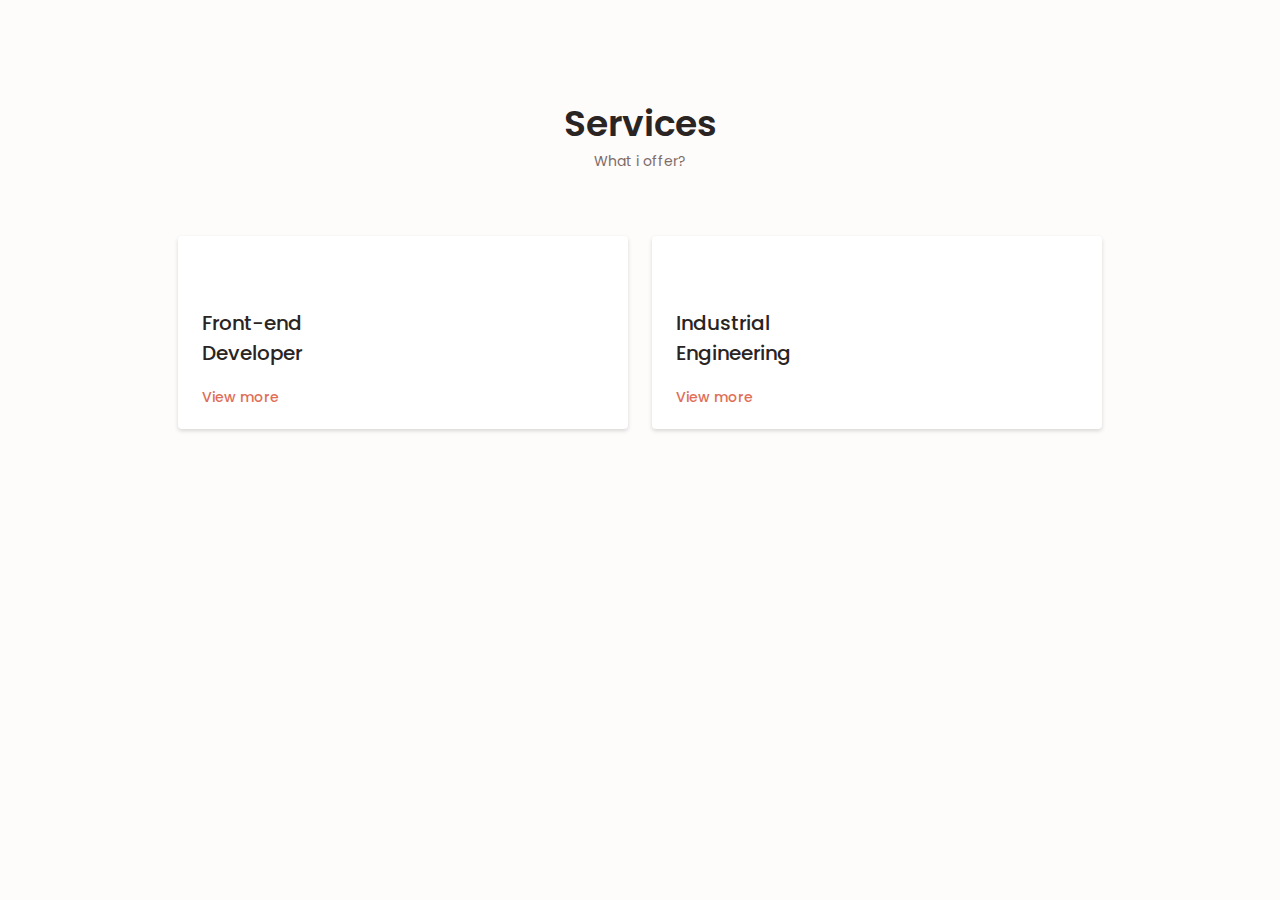
<file: components/myservices.html>
<!DOCTYPE html>
<html lang="en">
  <head>
    <!-- meta tags -->
    <meta charset="UTF-8" />
    <meta http-equiv="X-UA-Compatible" content="IE=edge" />
    <meta name="viewport" content="width=device-width, initial-scale=1.0" />
    <meta name="author" content="Bahadır Saygılı" />
    <meta
      name="description"
      content="Bahadır Saygılı's personal portfolio site."
    />
    <meta
      name="keywords"
      content="portfolio, Front-end, web development, React, JavaScript"
    />

    <!-- favicon -->
    <link
      rel="apple-touch-icon"
      sizes="180x180"
      href="assets/favico/apple-touch-icon.png"
    />
    <link
      rel="icon"
      type="image/png"
      sizes="32x32"
      href="assets/favico/favicon-32x32.png"
    />
    <link
      rel="icon"
      type="image/png"
      sizes="16x16"
      href="assets/favico/favicon-16x16.png"
    />

    <!-- IconScout Icons Pack -->
    <link
      rel="stylesheet"
      href="https://unicons.iconscout.com/release/v4.0.0/css/line.css"
    />

    <!-- Style.css -->
    <link rel="stylesheet" href="/assets/css/style.css" />
    <!-- Swiper CSS -->
    <link rel="stylesheet" href="/assets/css/swiper-bundle.min.css" />

    <title>Bahadır Saygılı</title>
  </head>
  <section class="services section" id="services">
    <h2 class="section__title">Services</h2>
    <span class="section__subtitle">What i offer?</span>
    <div class="services__container container grid">
      <!-- SERVICES 01 -->
      <div class="services__content">
        <div>
          <i class="uil uil-arrow services__icon"></i>
          <h3 class="services__title">
            Front-end <br />
            Developer
          </h3>
        </div>
        <span
          class="button button--flex button--small button--link services__button"
          >View more <i class="uil uil-angle-double-right button__icon"></i
        ></span>
        <div class="services__modal">
          <div class="services__modal-content">
            <h4 class="services__modal-title">
              Front-end <br />
              Developer
            </h4>
            <i class="uil uil-times services__modal-close"></i>
            <ul class="services__modal-services grid">
              <li class="services__modal-service">
                <i class="uil uil-check services__modal-icon"></i>
                <p>Optimize applications for maximum speed.</p>
              </li>
              <li class="services__modal-service">
                <i class="uil uil-check services__modal-icon"></i>
                <p>Design mobile-based features.</p>
              </li>
              <li class="services__modal-service">
                <i class="uil uil-check services__modal-icon"></i>
                <p>
                  Collaborate with back-end developers and web designers to
                  improve usability.
                </p>
              </li>
              <li class="services__modal-service">
                <i class="uil uil-check services__modal-icon"></i>
                <p>Stay up-to-date on emerging technologies.</p>
              </li>
            </ul>
          </div>
        </div>
      </div>
      <!-- SERVICES 02 -->
      <div class="services__content">
        <div>
          <i class="uil uil-head-side services__icon"></i>
          <h3 class="services__title">
            Industrial <br />
            Engineering
          </h3>
        </div>
        <span
          class="button button--flex button--small button--link services__button"
          >View more <i class="uil uil-angle-double-right button__icon"></i
        ></span>
        <div class="services__modal">
          <div class="services__modal-content">
            <h4 class="services__modal-title">
              Industrial <br />
              Engineering
            </h4>
            <i class="uil uil-times services__modal-close"></i>
            <ul class="services__modal-services grid">
              <li class="services__modal-service">
                <i class="uil uil-check services__modal-icon"></i>
                <p>Having assimilated the concept of CRM, prone to teamwork</p>
              </li>
              <li class="services__modal-service">
                <i class="uil uil-check services__modal-icon"></i>
                <p>
                  High Communication Skills, result oriented and problem solving
                  ability
                </p>
              </li>
              <li class="services__modal-service">
                <i class="uil uil-check services__modal-icon"></i>
                <p>
                  Having the ability to use computers and programs, read
                  technical drawings, prepare and present presentations
                </p>
              </li>
              <li class="services__modal-service">
                <i class="uil uil-check services__modal-icon"></i>
                <p>Basic AutoCad knowledge (can be developed)</p>
              </li>
            </ul>
          </div>
        </div>
      </div>
    </div>
  </section>
  <!-- swipper.js -->
  <script src="/assets/js/swiper-bundle.min.js"></script>
  <!-- main.js -->
  <script src="/assets/js/main.js"></script>
</html>
</file>
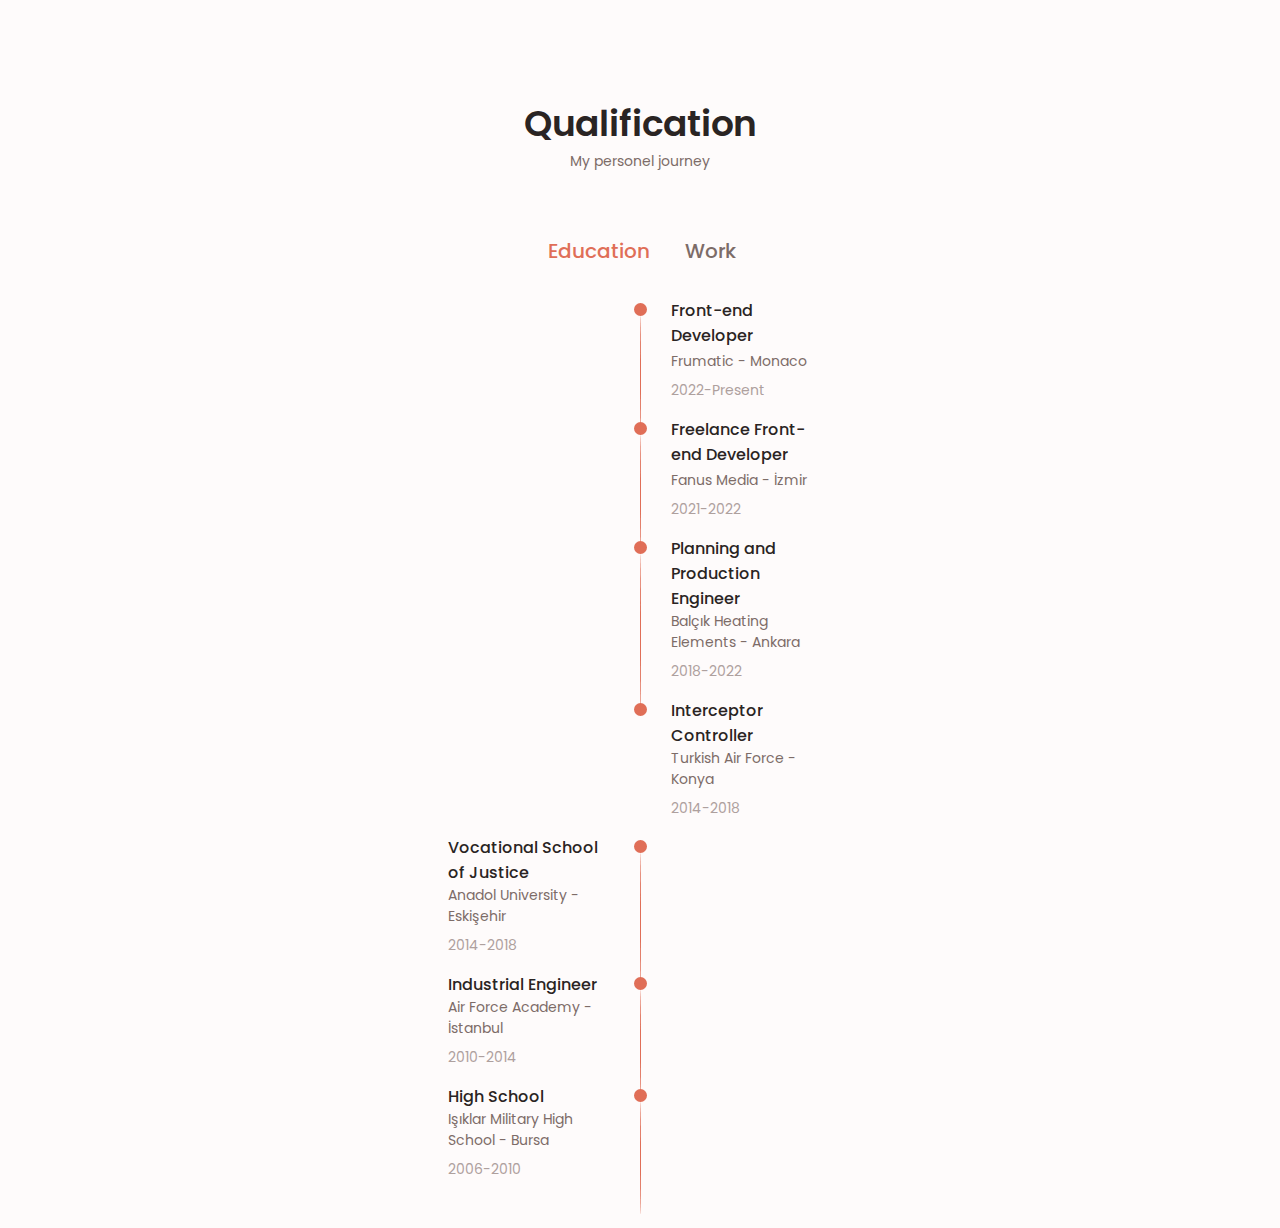
<file: components/qualifications.html>
<!DOCTYPE html>
<html lang="en">
  <head>
    <!-- meta tags -->
    <meta charset="UTF-8" />
    <meta http-equiv="X-UA-Compatible" content="IE=edge" />
    <meta name="viewport" content="width=device-width, initial-scale=1.0" />
    <meta name="author" content="Bahadır Saygılı" />
    <meta
      name="description"
      content="Bahadır Saygılı's personal portfolio site."
    />
    <meta
      name="keywords"
      content="portfolio, Front-end, web development, React, JavaScript"
    />

    <!-- favicon -->
    <link
      rel="apple-touch-icon"
      sizes="180x180"
      href="assets/favico/apple-touch-icon.png"
    />
    <link
      rel="icon"
      type="image/png"
      sizes="32x32"
      href="assets/favico/favicon-32x32.png"
    />
    <link
      rel="icon"
      type="image/png"
      sizes="16x16"
      href="assets/favico/favicon-16x16.png"
    />

    <!-- IconScout Icons Pack -->
    <link
      rel="stylesheet"
      href="https://unicons.iconscout.com/release/v4.0.0/css/line.css"
    />

    <!-- Style.css -->
    <link rel="stylesheet" href="/assets/css/style.css" />
    <!-- Swiper CSS -->
    <link rel="stylesheet" href="/assets/css/swiper-bundle.min.css" />

    <title>Bahadır Saygılı</title>
  </head>
  <section class="section qualification">
    <h2 class="section__title">Qualification</h2>
    <span class="section__subtitle">My personel journey</span>
    <div class="qualification__container container">
      <div class="qualification__tabs">
        <div
          class="qualification__button button--flex qualification__active"
          data-target="#education"
        >
          <i class="uil uil-graduation-cap qualification__icon"></i>
          Education
        </div>
        <div class="qualification__button button--flex" data-target="#work">
          <i class="uil uil-suitcase qualification__icon"></i>
          Work
        </div>
      </div>
      <div class="qualification__sections">
        <!-- QUALIFICATION CONTENT 2 -->
        <div
          class="qualification__content qualification__active"
          data-content
          id="work"
        >
          <!-- QUALIFICATION 1 -->
          <div class="qualification__data">
            <div></div>
            <div>
              <span class="qualification__rounder"></span>
              <span class="qualification__line"></span>
            </div>
            <div>
              <h3 class="qualification__title">Front-end Developer</h3>
              <span class="qualification__subtitle">Frumatic - Monaco</span>
              <div class="qualification__calender">
                <i class="uil uil-calendar-alt"></i> 2022-Present
              </div>
            </div>
          </div>
          <!-- QUALIFICATION 2 -->
          <div class="qualification__data">
            <div></div>
            <div>
              <span class="qualification__rounder"></span>
              <span class="qualification__line"></span>
            </div>
            <div>
              <h3 class="qualification__title">
                Freelance Front-end Developer
              </h3>
              <span class="qualification__subtitle">Fanus Media - İzmir</span>
              <div class="qualification__calender">
                <i class="uil uil-calendar-alt"></i> 2021-2022
              </div>
            </div>
          </div>
          <!-- QUALIFICATION 3 -->
          <div class="qualification__data">
            <div></div>
            <div>
              <span class="qualification__rounder"></span>
              <span class="qualification__line"></span>
            </div>

            <div>
              <h3 class="qualification__title">
                Planning and Production Engineer
              </h3>
              <span class="qualification__subtitle"
                >Balçık Heating Elements - Ankara</span
              >
              <div class="qualification__calender">
                <i class="uil uil-calendar-alt"></i> 2018-2022
              </div>
            </div>
          </div>
          <!-- QUALIFICATION 4 -->
          <div class="qualification__data">
            <div></div>
            <div>
              <span class="qualification__rounder"></span>
              <!-- <span class="qualification__line"></span> -->
            </div>

            <div>
              <h3 class="qualification__title">Interceptor Controller</h3>
              <span class="qualification__subtitle"
                >Turkish Air Force - Konya</span
              >
              <div class="qualification__calender">
                <i class="uil uil-calendar-alt"></i> 2014-2018
              </div>
            </div>
          </div>
        </div>
        <!-- QUALIFICATION CONTENT 1 -->
        <div
          class="qualification__content qualification__active"
          data-content
          id="education"
        >
          <!-- QUALIFICATION 1 -->
          <div class="qualification__data">
            <div>
              <h3 class="qualification__title">Vocational School of Justice</h3>
              <span class="qualification__subtitle"
                ><i class="uil uil-balance-scale"></i>Anadol University -
                Eskişehir
              </span>
              <div class="qualification__calender">
                <i class="uil uil-calendar-alt"></i> 2014-2018
              </div>
            </div>
            <div>
              <span class="qualification__rounder"></span>
              <span class="qualification__line"></span>
            </div>
          </div>
          <!-- QUALIFICATION 2 -->
          <div class="qualification__data">
            <div>
              <h3 class="qualification__title">Industrial Engineer</h3>
              <span class="qualification__subtitle"
                ><i class="uil uil-plane"></i> Air Force Academy -
                İstanbul</span
              >
              <div class="qualification__calender">
                <i class="uil uil-calendar-alt"></i> 2010-2014
              </div>
            </div>
            <div>
              <span class="qualification__rounder"></span>
              <span class="qualification__line"></span>
            </div>
          </div>
          <!-- QUALIFICATION 3 -->
          <div class="qualification__data">
            <div>
              <h3 class="qualification__title">High School</h3>
              <span class="qualification__subtitle"
                ><i class="uil uil-fire"></i> Işıklar Military High School -
                Bursa</span
              >
              <div class="qualification__calender">
                <i class="uil uil-calendar-alt"></i> 2006-2010
              </div>
            </div>
            <div>
              <span class="qualification__rounder"></span>
              <span class="qualification__line"></span>
            </div>
          </div>
        </div>
      </div>
    </div>
  </section>
  <!-- swipper.js -->
  <script src="/assets/js/swiper-bundle.min.js"></script>
  <!-- main.js -->
  <script src="/assets/js/main.js"></script>
</html>
</file>
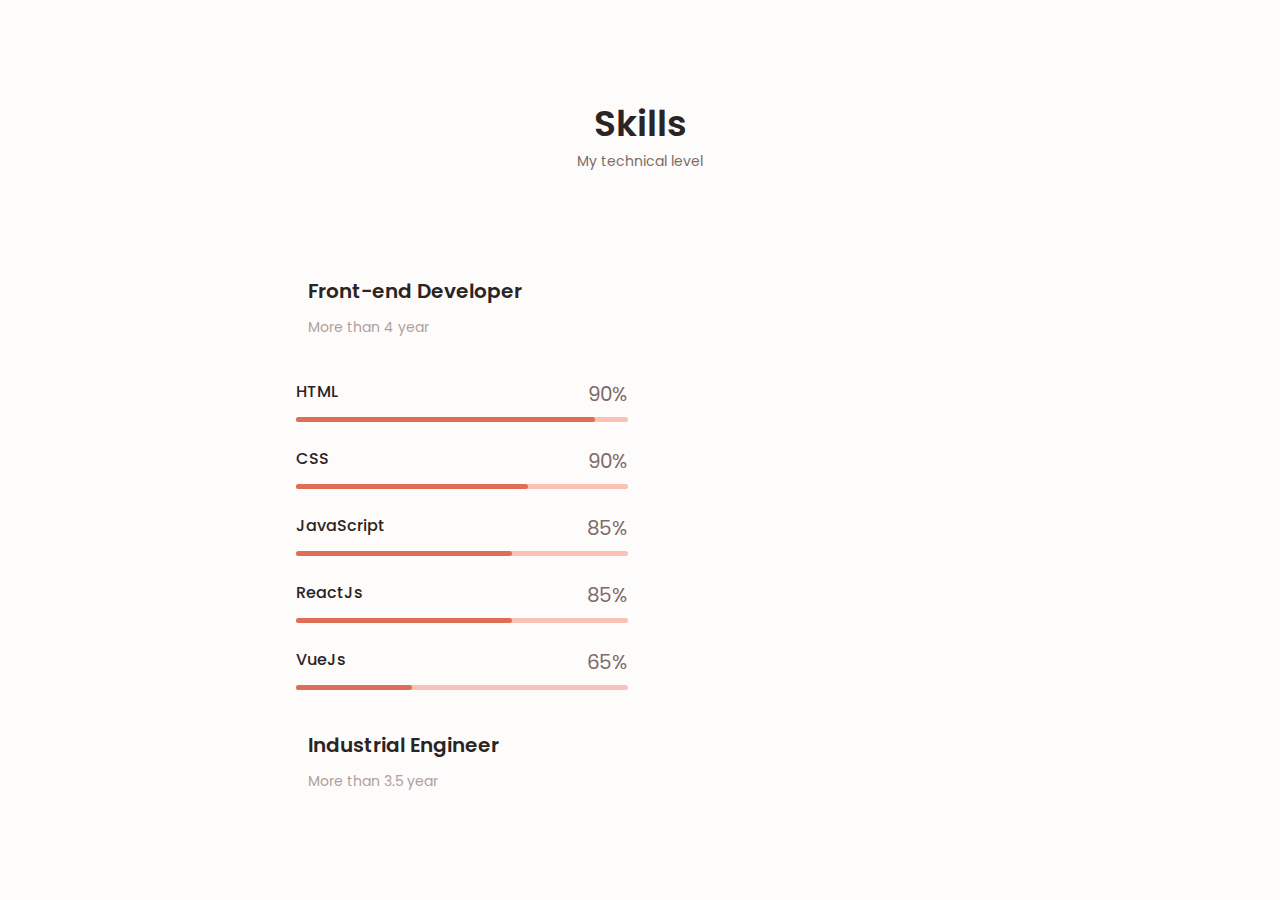
<file: components/skills.html>
<!DOCTYPE html>
<html lang="en">
  <head>
    <!-- meta tags -->
    <meta charset="UTF-8" />
    <meta http-equiv="X-UA-Compatible" content="IE=edge" />
    <meta name="viewport" content="width=device-width, initial-scale=1.0" />
    <meta name="author" content="Bahadır Saygılı" />
    <meta
      name="description"
      content="Bahadır Saygılı's personal portfolio site."
    />
    <meta
      name="keywords"
      content="portfolio, Front-end, web development, React, JavaScript"
    />

    <!-- favicon -->
    <link
      rel="apple-touch-icon"
      sizes="180x180"
      href="assets/favico/apple-touch-icon.png"
    />
    <link
      rel="icon"
      type="image/png"
      sizes="32x32"
      href="assets/favico/favicon-32x32.png"
    />
    <link
      rel="icon"
      type="image/png"
      sizes="16x16"
      href="assets/favico/favicon-16x16.png"
    />

    <!-- IconScout Icons Pack -->
    <link
      rel="stylesheet"
      href="https://unicons.iconscout.com/release/v4.0.0/css/line.css"
    />

    <!-- Style.css -->
    <link rel="stylesheet" href="/assets/css/style.css" />
    <!-- Swiper CSS -->
    <link rel="stylesheet" href="/assets/css/swiper-bundle.min.css" />

    <title>Bahadır Saygılı</title>
  </head>
  <section class="skilss section" id="skills">
    <h2 class="section__title">Skills</h2>
    <span class="section__subtitle">My technical level</span>
    <div class="skills__container container grid">
      <div>
        <!-- skill01 -->
        <div class="skills__content skills__open">
          <div class="skills__header">
            <i class="uil uil-brackets-curly skills__icon"></i>
            <div>
              <h1 class="skills__title">Front-end Developer</h1>
              <span class="skills__subtitle">More than 4 year</span>
            </div>
            <i class="uil uil-angle-double-down skills__arrow"></i>
          </div>
          <div class="skills__list grid">
            <div class="skills__data">
              <div class="skills__title">
                <h3 class="skills__name">HTML</h3>
                <span class="skills__number">90%</span>
              </div>
              <div class="skills__bar">
                <span class="skills__percentage skills__html"></span>
              </div>
            </div>
            <div class="skills__data">
              <div class="skills__title">
                <h3 class="skills__name">CSS</h3>
                <span class="skills__number">90%</span>
              </div>
              <div class="skills__bar">
                <span class="skills__percentage skills__css"></span>
              </div>
            </div>
            <div class="skills__data">
              <div class="skills__title">
                <h3 class="skills__name">JavaScript</h3>
                <span class="skills__number">85%</span>
              </div>
              <div class="skills__bar">
                <span class="skills__percentage skills__js"></span>
              </div>
            </div>
            <div class="skills__data">
              <div class="skills__title">
                <h3 class="skills__name">ReactJs</h3>
                <span class="skills__number">85%</span>
              </div>
              <div class="skills__bar">
                <span class="skills__percentage skills__react"></span>
              </div>
            </div>
            <div class="skills__data">
              <div class="skills__title">
                <h3 class="skills__name">VueJs</h3>
                <span class="skills__number">65%</span>
              </div>
              <div class="skills__bar">
                <span class="skills__percentage skills__vue"></span>
              </div>
            </div>
          </div>
        </div>
        <!-- skill02 -->
        <div class="skills__content skills__close">
          <div class="skills__header">
            <i class="uil uil-brain skills__icon"></i>
            <div>
              <h1 class="skills__title">Industrial Engineer</h1>
              <span class="skills__subtitle">More than 3.5 year</span>
            </div>
            <i class="uil uil-angle-double-down skills__arrow"></i>
          </div>
          <div class="skills__list grid">
            <div class="skills__data">
              <div class="skills__title">
                <h3 class="skills__name">Planning</h3>
                <span class="skills__number">90%</span>
              </div>
              <div class="skills__bar">
                <span class="skills__percentage skills__planning"></span>
              </div>
            </div>
            <div class="skills__data">
              <div class="skills__title">
                <h3 class="skills__name">Production</h3>
                <span class="skills__number">85%</span>
              </div>
              <div class="skills__bar">
                <span class="skills__percentage skills__production"></span>
              </div>
            </div>
            <div class="skills__data">
              <div class="skills__title">
                <h3 class="skills__name">Staff Management</h3>
                <span class="skills__number">85%</span>
              </div>
              <div class="skills__bar">
                <span class="skills__percentage skills__staff"></span>
              </div>
            </div>
            <div class="skills__data">
              <div class="skills__title">
                <h3 class="skills__name">Leadership</h3>
                <span class="skills__number">90%</span>
              </div>
              <div class="skills__bar">
                <span class="skills__percentage skills__leadership"></span>
              </div>
            </div>
          </div>
        </div>
      </div>
    </div>
  </section>
  <!-- swipper.js -->
  <script src="/assets/js/swiper-bundle.min.js"></script>
  <!-- main.js -->
  <script src="/assets/js/main.js"></script>
</html>
</file>
<file: assets/css/style.css>
/* Google Fonts */
@import url("https://fonts.googleapis.com/css2?family=Poppins:wght@400;500;600&display=swap");

/* Variable CSS */
:root {
  --header-height: 3rem;

  /* colors */
  --hue-color: 10; /* favorite color*/

  --first-color: hsl(var(--hue-color), 69%, 61%);
  --first-color-second: hsl(var(--hue-color), 69%, 61%);
  --first-color-alt: hsl(var(--hue-color), 57%, 53%);
  --first-color-lighter: hsl(var(--hue-color), 92%, 85%);
  --title-color: hsl(var(--hue-color), 9%, 15%);
  --text-color: hsl(var(--hue-color), 9%, 45%);
  --text-color-light: hsl(var(--hue-color), 9%, 65%);
  --input-color: hsl(var(--hue-color), 70%, 96%);
  --body-color: hsl(var(--hue-color), 60%, 99%);
  --container-color: #fff;
  --scroll-bar-color: hsl(var(--hue-color), 12%, 90%);
  --scroll-thumb-color: hsl(var(--hue-color), 12%, 80%);
  /* font and typography */
  --body-font: "Poppins", sans-serif;

  /* font size */
  --big-font-size: 2rem;
  --h1-font-size: 1.5rem;
  --h2-font-size: 1.25rem;
  --h3-font-size: 1.125rem;
  --normal-font-size: 0.938rem;
  --small-font-size: 0.813rem;
  --smaller-font-size: 0.75rem;

  /* font weight */
  --font-medium: 500;
  --font-semi-bold: 600;

  /* margin-bottom */
  --mb-0-25: 0.25rem;
  --mb-0-5: 0.5rem;
  --mb-0-75: 0.75rem;
  --mb-1: 1rem;
  --mb-1-5: 1.5rem;
  --mb-2: 2rem;
  --mb-2-5: 2.5rem;
  --mb-3: 3rem;
  --mb-3-5: 3.5rem;
  --mb-4: 4rem;
  --mb-4-5: 4.5rem;

  /* z index */
  --z-tooltip: 10;
  --z-fixed: 100;
  --z-modal: 1000;
}

/* font size for large screens */
@media screen and (min-width: 968px) {
  :root {
    /* font size */
    --big-font-size: 3rem;
    --h1-font-size: 2.25rem;
    --h2-font-size: 1.5rem;
    --h3-font-size: 1.25rem;
    --normal-font-size: 1rem;
    --small-font-size: 0.875em;
    --smaller-font-size: 0.813rem;
  }
}
body.dark-theme {
  --first-color-second: hsl(var(--hue-color), 30%, 8%);
  --title-color: hsl(var(--hue-color), 8%, 95%);
  --text-color: hsl(var(--hue-color), 9%, 75%);
  --input-color: hsl(var(--hue-color), 29%, 16%);
  --body-color: hsl(var(--hue-color), 28%, 12%);
  --container-color: hsl(var(--hue-color), 29%, 16%);
  --scroll-bar-color: hsl(var(--hue-color), 12%, 48%);
  --scroll-thumb-color: hsl(var(--hue-color), 12%, 36%);
}
.nav__btns {
  display: flex;
  align-items: center;
}
.change-theme {
  font-size: 1.25rem;
  color: var(--title-color);
  margin-right: var(--mb-1-5);
  cursor: pointer;
}
.change-theme:hover {
  color: var(--first-color);
}

/* Base-body */
* {
  box-sizing: border-box;
  padding: 0;
  margin: 0;
}
html {
  scroll-behavior: smooth;
}

body {
  margin: 0 0 var(--header-height) 0;
  font-family: var(--body-font);
  font-size: var(--normal-font-size);
  background-color: var(--body-color);
  color: var(--text-color);
}
h1,
h2,
h3,
h4 {
  color: var(--title-color);
  font-weight: var(--font-semi-bold);
}

ul {
  list-style: none;
}

a {
  text-decoration: none;
}

img {
  max-width: 100%;
  height: auto;
}

/* reusable class names */
.section {
  padding: 2rem 0 4rem;
}

.section__title {
  font-size: var(--h1-font-size);
}
.section__subtitle {
  display: block;
  font-size: var(--small-font-size);
  margin-bottom: var(--mb-3);
}
.section__title,
.section__subtitle {
  text-align: center;
}

/* layout pages */
.container {
  max-width: 768px;
  margin-left: var(--mb-1-5);
  margin-right: var(--mb-1-5);
}
.grid {
  display: grid;
  gap: 1.5rem;
}

.header {
  width: 100%;
  position: fixed;
  bottom: 0;
  left: 0;
  z-index: var(--z-fixed);
  background-color: var(--body-color);
  box-shadow: rgba(50, 50, 105, 0.15) 0px 2px 5px 0px,
    rgba(0, 0, 0, 0.05) 0px 1px 1px 0px;
}
.text-rotate {
  color: var(--first-color);
}

/* nav menu */

.nav {
  max-width: 968px;
  height: var(--header-height);
  display: flex;
  justify-content: space-between;
  align-items: center;
}
.nav__logo,
.nav__toogle {
  color: var(--title-color);
  font-weight: var(--font-medium);
}
.nav__logo:hover {
  color: var(--first-color);
}
.nav__toggle {
  font-size: 1.1rem;
  cursor: pointer;
}
.nav__toggle:hover {
  color: var(--first-color);
}

@media screen and (max-width: 767px) {
  .nav__menu {
    position: fixed;
    bottom: -100%;
    left: 0;
    width: 100%;
    background-color: var(--body-color);
    padding: 2rem 1.5rem 4rem;
    box-shadow: 0 -1px 4px rgba(0, 0, 0, 0.15);
    border-radius: 1.5rem 1.5rem 0 0;
    transition: 0.3s;
  }
}

.nav__list {
  grid-template-columns: repeat(3, 1fr);
  gap: 2rem;
}
.nav__link {
  display: flex;
  flex-direction: column;
  align-items: center;
  font-size: var(--small-font-size);
  color: var(--title-color);
  font-weight: var(--font-medium);
}
.nav__link:hover {
  color: var(--first-color);
}
.nav__icon {
  font-size: 1.2rem;
}
.nav__close {
  position: absolute;
  right: 1.3rem;
  bottom: 0.5rem;
  font-size: 1.5rem;
  cursor: pointer;
  color: var(--first-color);
}
.nav__close:hover {
  columns: var(--first-color-alt);
}
.active-link {
  color: var(--first-color);
}
.scroll-header {
  box-shadow: 0 -1px 4px rgba(0, 0, 0, 0.15);
}

.show-menu {
  bottom: 0;
}

.home__container {
  gap: 1rem;
}
.home__content {
  grid-template-columns: 0.5fr 3fr;
  padding-top: 3.5rem;
  align-items: center;
}
.home__social {
  display: grid;
  grid-template-columns: max-content;
  row-gap: 1rem;
}
.home__social-icon {
  font-size: 1.25rem;
  color: var(--first-color);
}
.home__social-icon:hover {
  color: var(--first-color-alt);
}
.home__blob {
  width: 280px;
  fill: var(--first-color);
}
.home__blob-img {
  width: 142px;
}
.home__data {
  grid-column: 1 / 3;
}
.home__title {
  font-size: var(--big-font-size);
}
.home__subtitle {
  font-size: var(--h3-font-size);
  color: var(--text-color);
  font-weight: var(--font-medium);
  margin-bottom: var(--mb-0-75);
}
.home__description {
  margin-bottom: var(--mb-2);
}
.home__scroll {
  display: none;
}
.home__scroll-button {
  color: var(--first-color);
  transform: 0.3s;
}
.home__scroll-button:hover {
  transform: translateY(0.25rem);
}
.home__scroll-mouse {
  font-size: 2rem;
}
.home__scroll-name {
  font-size: var(--small-font-size);
  color: var(--title-color);
  font-weight: var(--font-medium);
  margin-right: var(--mb-0-25);
}
.home__scroll-arrow {
  font-size: 1.25rem;
}
/* BUTTONS */
.button {
  display: inline-block;
  background-color: var(--first-color);
  color: #fff;
  padding: 1rem;
  border-radius: 0.5rem;
  font-weight: var(--font-medium);
  cursor: pointer;
}
button:hover {
  background-color: var(--first-color-alt);
}
.button__icon {
  font-size: 1.25rem;
  margin-left: var(--mb-0-5);
  transition: 0.3s;
}
.button--white {
  background-color: #fff;
  color: var(--first-color);
}
.button--white:hover {
  background-color: #eee;
}
.button--flex {
  display: inline-flex;
  align-items: center;
}
.button--small {
  padding: 0.75rem 1rem;
}
.button--link {
  padding: 0;
  background-color: transparent;
  color: var(--first-color);
}
.button--link:hover {
  background-color: transparent;
  color: var(--first-color-alt);
}
.about__img {
  width: 200px;
  border-radius: 0.6rem;
  justify-self: center;
  align-self: center;
}
.about__description {
  text-align: center;
  margin-bottom: var(--mb-2-5);
}
.about__info {
  display: flex;
  justify-content: space-evenly;
  margin-bottom: var(--mb-2-5);
}
.about__info-title {
  font-size: var(--h2-font-size);
  font-weight: var(--font-semi-bold);
  color: var(--title-color);
}
.about__info-name {
  font-size: var(--small-font-size);
}
.about__info-title,
.about__info-name {
  display: block;
  text-align: center;
}
.about__buttons {
  display: flex;
  justify-content: space-around;
  /* flex-direction: row-reverse; */
}
.about__button {
  margin: var(--mb-0-5);
}
/* SKILLS */
.skills__container {
  row-gap: 0;
}
.skills__header {
  display: flex;
  align-items: center;
  margin: var(--mb-2-5);
  cursor: pointer;
}
.skills__icon,
.skills__arrow {
  font-size: 2rem;
  color: var(--first-color);
}
.skills__icon {
  margin-right: var(--mb-0-75);
}
.skills__title {
  font-size: var(--h3-font-size);
}
.skills__subtitle {
  font-size: var(--small-font-size);
  color: var(--text-color-light);
}
.skills__arrow {
  margin-left: auto;
  transition: 0.4s;
}

.skills__list {
  row-gap: 1.5rem;
  padding-left: 2.5rem;
}

.skills__title {
  display: flex;
  justify-content: space-between;
  margin-bottom: var(--mb-0-5);
}
.skills__name {
  font-size: var(--normal-font-size);
  font-weight: var(--font-medium);
}
.skills__bar,
.skills__percentage {
  height: 5px;
  border-radius: 0.25rem;
}
.skills__bar {
  background-color: var(--first-color-lighter);
}
.skills__percentage {
  display: block;
  background-color: var(--first-color);
}
.skills__html {
  width: 90%;
}
.skills__css {
  width: 70%;
}
.skills__js {
  width: 65%;
}
.skills__react {
  width: 65%;
}
.skills__vue {
  width: 35%;
}
.skills__planning {
  width: 90%;
}
.skills__production {
  width: 85%;
}
.skills__staff {
  width: 85%;
}
.skills__leadership {
  width: 90%;
}
.skills__close .skills__list {
  height: 0;
  overflow: hidden;
}
.skills__open .skills__list {
  height: max-content;
  margin-bottom: var(--mb-2-5);
}
.skills__open .skills__arrow {
  transform: rotate(-180deg);
}
/* QUALIFICATION */
.qualification__tabs {
  display: flex;
  justify-content: space-evenly;
  margin-bottom: var(--mb-2);
}
.qualification__button {
  font-size: var(--h3-font-size);
  font-weight: var(--font-medium);
  cursor: pointer;
}
.qualification__button:hover {
  color: var(--first-color);
}
.qualification__icon {
  font-size: 1.8rem;
  margin-right: var(--mb-0-25);
}
.qualification__data {
  display: grid;
  grid-template-columns: 1fr max-content 1fr;
  column-gap: 1.5rem;
}
.qualification__title {
  font-size: var(--normal-font-size);
  font-weight: var(--font-medium);
}
.qualification__subtitle {
  display: inline-block;
  font-size: var(--small-font-size);
  margin-bottom: var(--mb-0-5);
}
.qualification__calender {
  font-size: var(--small-font-size);
  color: var(--text-color-light);
  margin-bottom: var(--mb-1);
}
.qualification__rounder {
  display: inline-block;
  width: 13px;
  height: 13px;
  border-radius: 50%;
  background-color: var(--first-color);
}
.qualification__line {
  display: block;
  width: 1px;
  height: 100%;
  border-radius: 50%;
  background-color: var(--first-color);
  transform: translate(6px, -7px);
}
.qualification [data-content] {
  display: none;
}
.qualification__active[data-content] {
  display: block;
}
.qualification__button.qualification__active {
  color: var(--first-color);
}
/* SERVICES */
.services__container {
  gap: 1.5rem;
  grid-template-columns: repeat(2, 1fr);
}
.services__content {
  position: relative;
  background-color: var(--container-color);
  padding: 3.5rem 0.5rem 1.25rem 1.5rem;
  border-radius: 0.25rem;
  box-shadow: 0 2px 4px rgba(0, 0, 0, 0.15);
  transition: 0.3s;
}
.services__content:hover {
  box-shadow: 0 4px 8px rgba(0, 0, 0, 0.15);
}
.services__icon {
  display: block;
  font-size: 1.5rem;
  color: var(--first-color);
  margin-bottom: var(--mb-1);
}
.services__title {
  font-size: var(--h3-font-size);
  margin-bottom: var(--mb-1);
  font-weight: var(--font-medium);
}
.services__button {
  cursor: pointer;
  font-size: var(--small-font-size);
}
.services__button:hover .button__icon {
  transform: translateX(0.25rem);
}
.services__modal {
  position: fixed;
  top: 0;
  left: 0;
  right: 0;
  bottom: 0;
  background-color: rgba(0, 0, 0, 0.5);
  display: flex;
  align-items: center;
  justify-content: center;
  padding: 0 1.5rem;
  z-index: var(--z-modal);
  opacity: 0;
  visibility: hidden;
  transition: 0.3s;
}
.services__modal-content {
  position: relative;
  background-color: var(--container-color);
  padding: 1.5em;
  border-radius: 0.5rem;
}
.services__modal-services {
  row-gap: 1rem;
}
.services__modal-service {
  display: flex;
}
.services__modal-title {
  font-size: var(--h3-font-size);
  font-weight: var(--font-medium);
  margin-bottom: var(--mb-1-5);
}
.services__modal-close {
  position: absolute;
  top: 1rem;
  right: 1rem;
  font-size: 1.5em;
  color: var(--first-color);
  cursor: pointer;
}
.services__modal-icon {
  color: var(--first-color);
  margin-right: var(--mb-0-25);
}
.active-modal {
  opacity: 1;
  visibility: visible;
}
/* PORTFOLIO */
.portfolio__container {
  overflow: initial;
}
.portfolio__content {
  padding: 0 1.5rem;
}
.portfolio__data {
  margin-bottom: var(--mb-4-5);
}
.portfolio__img {
  width: 265px;
  border-radius: 0.5rem;
  justify-self: center;
  box-shadow: rgba(0, 0, 0, 0.2) 1.95px 1.95px 2.6px;
}
.portfolio__title {
  font-size: var(--h3-font-size);
  margin-bottom: var(--mb-0-5);
}
.portfolio__description {
  margin-bottom: var(--mb-0-75);
}
.portfolio__button:hover .button__icon {
  transform: translateX(0.25rem);
}
.swiper-button-next::after,
.swiper-button-prev::after {
  content: " " !important;
}
.swiper-portfolio-icon {
  font-size: 2rem;
  color: var(--first-color);
}
.swiper-button-prev {
  left: -0.5em !important;
}
.swiper-button-next {
  right: -0.5em !important;
}
.swiper-container-horizontal > .swiper-pagination-bullets {
  bottom: -1.5rem !important;
}
.swiper-pagination-bullet-active {
  background-color: var(--first-color) !important;
}
.swiper-button-next,
.swiper-button-prev,
.swiper-pagination-bullet {
  outline: none !important;
}
/* PROJECT */
.project {
  text-align: center;
}
.project__bg {
  background-color: var(--first-color-second);
  padding-top: 3rem;
}
.project__title {
  font-size: var(--h2-font-size);
  margin-bottom: var(--mb-0-75);
}
.project__description {
  margin-bottom: var(--mb-1-5);
}
.project__title,
.project__description {
  color: #fff;
}
.project__img {
  width: 232px;
  justify-self: center;
}
/* TESTIMONIAL */
.testimonial__data,
.testimonial__header {
  display: flex;
}
.testimonial__data {
  justify-content: space-between;
  margin-bottom: var(--mb-1);
}
.testimonial__img {
  width: 60px;
  height: 60px;
  border-radius: 50%;
  margin-right: var(--mb-0-75);
}
.testimonial__name {
  font-size: var(--h3-font-size);
  font-weight: var(--font-medium);
}
.testimonial__client {
  font-size: var(--small-font-size);
  color: var(--text-color-light);
}
.testimonial__description {
  margin-bottom: var(--mb-2-5);
}
.testimonial__icon-star {
  color: var(--first-color);
}
.swiper .swiper-pagination-testimonial {
  bottom: 0;
}
/* CONTACT */
.contact__container {
  row-gap: 3rem;
}
.contact__information {
  display: flex;
  margin-bottom: var(--mb-2);
}
.contact__icon {
  font-size: 2rem;
  color: var(--first-color);
  margin-right: var(--mb-0-75);
}
.contact__title {
  font-size: var(--h3-font-size);
  font-weight: var(--font-medium);
}
.contact__subtitle {
  font-size: var(--small-font-size);
  color: var(--text-color-light);
}
.contact__content {
  background-color: var(--input-color);
  border-radius: 0.5rem;
  padding: 0.75rem 1rem 0.25rem;
}
.contat_label {
  font-size: var(--small-font-size);
  color: var(--title-color);
}
.contact__input {
  width: 100%;
  background-color: var(--input-color);
  color: var(--text-color);
  font-family: var(--body-font);
  font-size: var(--normal-font-size);
  border: none;
  outline: none;
  padding: 0.25rem 0.25rem 0.5rem 0;
}
/* FOOTER */
.footer {
  padding-top: 2rem;
}
.footer__container {
  row-gap: 3.5rem;
}
.footer__bg {
  background-color: var(--first-color-second);
  padding: 2rem 0 3rem;
}
.footer__title {
  font-size: var(--h1-font-size);
  margin-bottom: var(--mb-0-25);
}
.footer__subtitle {
  font-size: var(--small-font-size);
}
.footer__links {
  display: flex;
  flex-direction: column;
  row-gap: 1.5rem;
}
.footer__link:hover,
.footer__social:hover {
  color: var(--first-color-lighter);
}
.footer__social {
  font-size: 1.25rem;
  margin-right: var(--mb-1-5);
}
.footer__copy {
  font-size: var(--smaller-font-size);
  text-align: center;
  color: var(--text-color-light);
  margin-top: var(--mb-3);
}
.footer__title,
.footer__subtitle,
.footer__social,
.footer__link {
  color: #fff;
}
/* SCROLL UP */
.scrollup {
  position: fixed;
  right: 1rem;
  bottom: -20%;
  background-color: var(--first-color);
  opacity: 0.8;
  border-radius: 0.4rem;
  padding: 0 0.3rem;
  z-index: var(--z-tooltip);
  transition: 0.5s;
}
.scrollup:hover {
  background-color: var(--first-color-alt);
}
.scrollup__icon {
  font-size: 1.5rem;
  color: #fff;
}
.show-scroll {
  bottom: 5rem;
}
::-webkit-scrollbar {
  width: 0.6rem;
  background-color: var(--scroll-bar-color);
  border-radius: 0.5rem;
}
::-webkit-scrollbar-thumb {
  background-color: var(--scroll-thumb-color);
  border-radius: 0.6rem;
}
::-webkit-scrollbar-thumb:hover {
  background-color: var(--text-color-light);
}

/* MEDIA QUERIES */
/* for small devices */
@media screen and (max-width: 350px) {
  .container {
    margin-left: var(--mb-1);
    margin-right: var(--mb-1);
  }
  .nav__menu {
    padding: 2rem 0.25rem 4rem;
  }
  .nav__list {
    column-gap: 0;
  }
  .home__content {
    grid-template-columns: 0.25fr 3fr;
  }
  .home__blob {
    width: 180px;
  }
  .skills__title {
    font-size: var(--normal-font-size);
  }
  .qualification__data {
    gap: 0.5rem;
  }
  .services__container {
    grid-template-columns: max-content;
    justify-content: center;
  }
  .services__content {
    padding-right: 3.5rem;
  }
  .services__modal {
    padding: 0 0.5rem;
  }
  .project__img {
    width: 200px;
  }
  .testimonial__data,
  .testimonial__header {
    flex-direction: column;
    align-items: center;
  }
  .testimonial__img {
    margin-right: 0;
    margin-bottom: var(--mb-0-25);
  }
  .testimonial__data,
  .testimonial__description {
    text-align: center;
  }
}
@media screen and (min-width: 568px) {
  .home__content {
    grid-template-columns: max-content 1fr 1fr;
  }
  .home__data {
    grid-column: initial;
  }
  .home__img {
    order: 1;
    justify-self: center;
  }
  .about__container,
  .skills__container,
  .portfolio__content,
  .project__container,
  .contact__container,
  .footer__container {
    grid-template-columns: repeat(2, 1fr);
  }
  .qualification__sections {
    display: grid;
    grid-template-columns: 0.6fr;
    justify-content: center;
  }
}
@media screen and (min-width: 768px) {
  .container {
    margin-left: auto;
    margin-right: auto;
  }
  body {
    margin: 0;
  }
  .section {
    padding: 6rem 0 2rem;
  }
  .section__subtitle {
    margin-bottom: 4rem;
  }
  .header {
    top: 0;
    bottom: initial;
  }
  .header,
  .main,
  .footer__container {
    padding: 0 1rem;
  }
  .nav {
    height: calc(var(--header-height) + 1.5rem);
    column-gap: 1rem;
  }
  .nav__icon,
  .nav__close,
  .nav__toggle {
    display: none;
  }
  .nav__list {
    display: flex;
    column-gap: 2rem;
  }
  .nav__menu {
    margin-left: auto;
  }
  .change-theme {
    margin: 0;
  }
  .home__container {
    row-gap: 5rem;
  }
  .home__content {
    padding-top: 5.5rem;
    column-gap: 2rem;
  }
  .home__blob {
    width: 305px;
  }
  .home__scroll {
    display: block;
  }
  .home__scroll-button {
    margin-left: 3rem;
  }
  .about__container {
    column-gap: 5rem;
  }
  .about__img {
    width: 350px;
  }
  .about__description {
    text-align: initial;
  }
  .about__info {
    justify-content: space-between;
  }
  .about__buttons {
    justify-content: initial;
  }
  .qualification__tabs {
    justify-content: center;
  }
  .qualification__button {
    margin: 0 var(--mb-1);
  }
  .qualification__sections {
    grid-template-columns: 0.5fr;
  }
  .services__container {
    grid-template-columns: repeat(2, 300px);
    justify-content: center;
  }
  .services__icon {
    font-size: 2rem;
  }
  .services__contet {
    padding: 6rem 2 2rem 2.5rem;
  }
  .services__modal-content {
    width: 450px;
  }
  .portfolio__img {
    width: 320px;
  }
  .portfolio__content {
    align-items: center;
  }
  .project {
    text-align: initial;
  }
  .project__bg {
    background: none;
  }
  .project__container {
    background-color: var(--first-color);
    border-radius: 1rem;
    padding: 3rem 2.5rem 0;
    grid-template-columns: 1fr max-content;
    column-gap: 3rem;
  }
  .project__data {
    padding-top: 0.8rem;
  }
  .footer__container {
    grid-template-columns: repeat(3, 1fr);
  }
  .footer__bg {
    padding: 3rem 0 3.5rem;
  }
  .footer__links {
    flex-direction: row;
    column-gap: 2rem;
  }
  .footer__socials {
    justify-self: flex-end;
  }
  .footer__copy {
    padding-top: 4.5rem;
  }
}

@media screen and (min-width: 1024px) {
  .header,
  .main,
  .footer__container {
    padding: 0;
  }
  .home__blob {
    width: 350px;
  }
  .home__social {
    transform: translateX(-6rem);
  }
  .services__container {
    grid-template-columns: repeat(2, 450px);
  }
  .portfolio__content {
    column-gap: 5.2rem;
  }
  .swiper-portfolio-icon {
    font-size: 2.5rem;
  }
  .swiper-button-prev {
    left: -2.5rem;
  }
  .swiper-button-next {
    right: -2.5rem;
  }
  .swiper-container-horizontal > .swiper-pagination-bullet {
    bottom: -1.5rem;
  }
  .contact__form {
    width: 465px;
  }
  .contact__inputs {
    grid-template-columns: repeat(2, 1fr);
  }
}
</file>
